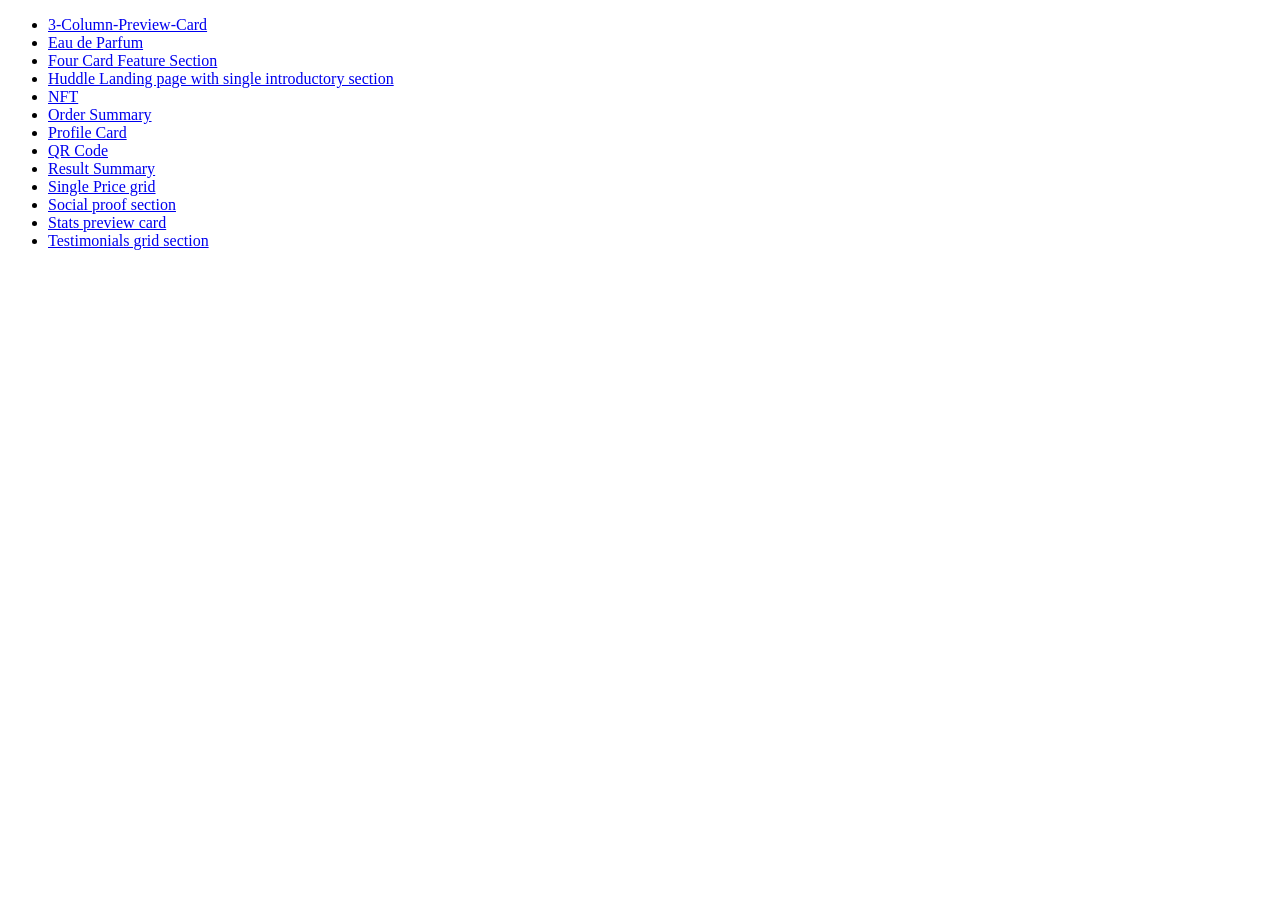
<file: index.html>
<!DOCTYPE html>
<html>
<head>
    <title>Linking HTML Files</title>
</head>
<body>
    <main>
        <ul>
            <li><a href="/HTML-CSS-projects/3-Column-Preview-Card/3-column-preview-card-component-main">3-Column-Preview-Card</a></li>
            <li><a href="/HTML-CSS-projects/Eau de Parfum/product-preview-card-component-main">Eau de Parfum</a></li>
            <li><a href="/HTML-CSS-projects/Four-Card-Feature-Section/four-card-feature-section-master">Four Card Feature Section</a></li>
            <li><a href="/HTML-CSS-projects/Huddle landing page with a single introductory section/huddle-landing-page-with-single-introductory-section-master">Huddle Landing page with single introductory section</a></li>
            <li><a href="/HTML-CSS-projects/NFT/nft-preview-card-component-main">NFT</a></li>
            <li><a href="/HTML-CSS-projects/Order Summary/order-summary-component-main">Order Summary</a></li>
            <li><a href="/HTML-CSS-projects/Profile-Card/profile-card-component-main">Profile Card</a></li>
            <li><a href="/HTML-CSS-projects/QR code/qr-code-component-main">QR Code</a></li>
            <li><a href="/HTML-CSS-projects/Result-Summary/results-summary-component-main">Result Summary</a></li>
            <li><a href="/HTML-CSS-projects/Single price grid/single-price-grid-component-master">Single Price grid</a></li>
            <li><a href="/HTML-CSS-projects/Social Proof Section/social-proof-section-master">Social proof section</a></li>
            <li><a href="/HTML-CSS-projects/Stats preview card component/stats-preview-card-component-main">Stats preview card</a></li>
            <li><a href="/HTML-CSS-projects/Testimonials-Grid-Section/testimonials-grid-section-main">Testimonials grid section</a></li>
        </ul>
    </main>
</body>
</html>
</file>
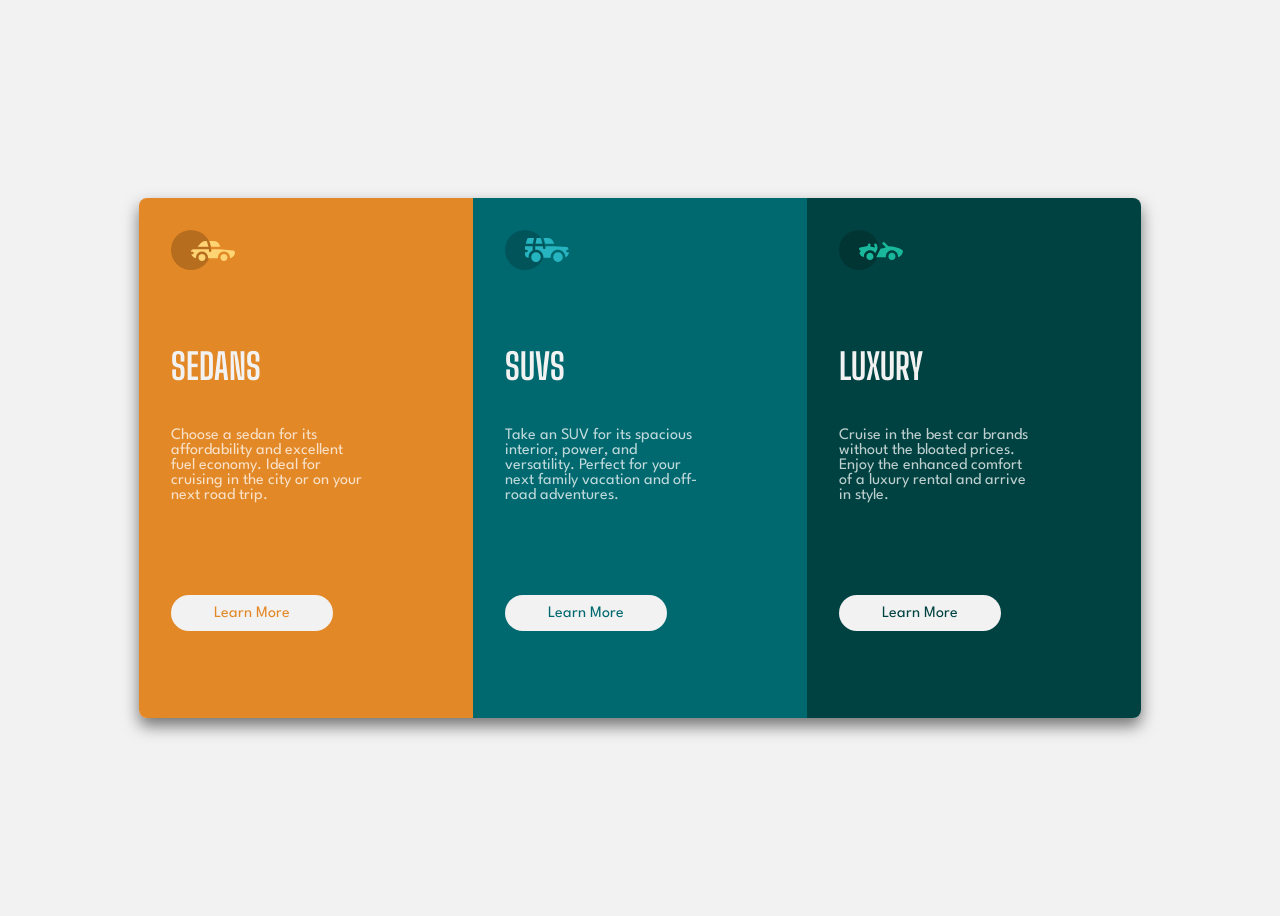
<file: 3-Column-Preview-Card/3-column-preview-card-component-main/index.html>
<!DOCTYPE html>
<html lang="en">
<head>
  <meta charset="UTF-8">
  <meta name="viewport" content="width=device-width, initial-scale=1.0"> <!-- displays site properly based on user's device -->

  <link rel="icon" type="image/png" sizes="32x32" href="./images/favicon-32x32.png">
  
  <title>Frontend Mentor | 3-column preview card component</title>

  <!-- Feel free to remove these styles or customise in your own stylesheet 👍 -->
  <style>
    .attribution { font-size: 11px; text-align: center; }
    .attribution a { color: hsl(228, 45%, 44%); }
  </style>
  <link rel="stylesheet" href="style.css">
</head>
<body>
  
  <main>
    <div class="container">
      <div class="card card-1">
        <div class="img">
          <svg width="64" height="40" xmlns="http://www.w3.org/2000/svg"><g fill="none" fill-rule="evenodd"><circle fill="#000" opacity=".201" cx="20" cy="20" r="20"/><path d="M52.936 24.11c1.942 0 3.517 1.542 3.517 3.445 0 1.903-1.575 3.445-3.517 3.445s-3.516-1.542-3.516-3.445c0-1.903 1.574-3.445 3.516-3.445zm-21.957 0c1.942 0 3.517 1.542 3.517 3.445 0 1.903-1.575 3.445-3.517 3.445s-3.516-1.542-3.516-3.445c0-1.903 1.574-3.445 3.516-3.445zm6.948-4.848v1.429c0 .716.61 1.293 1.348 1.259a1.295 1.295 0 001.225-1.295v-1.393h8.256l13.483 1.313c.956.093 1.676.881 1.676 1.814 0 2.89-2.126 5.303-4.926 5.819.397-3.557-2.458-6.62-6.053-6.62-3.646 0-6.504 3.14-6.039 6.723h-9.879c.466-3.588-2.397-6.722-6.039-6.722-3.595 0-6.45 3.062-6.052 6.62-2.14-.398-3.916-1.912-4.61-3.931h1.142c.731 0 1.32-.598 1.285-1.322-.033-.678-.629-1.2-1.322-1.2H20v-.251c0-1.274 1.066-2.243 2.306-2.243h15.62zM42.59 11c2.645 0 4.99 1.556 5.972 3.963l.726 1.779H40.17L38.413 11h4.178zm-6.865 0l1.758 5.741H26.505l3.357-3.654A6.502 6.502 0 0134.644 11h1.082z" fill="#FFD473" fill-rule="nonzero"/></g></svg>
        </div>
        <div class="title">
          <h1>SEDANS</h1>
        </div>
        <div class="desc">
          <p>Choose a sedan for its affordability and excellent fuel economy. Ideal for cruising in the city 
            or on your next road trip.</p>
        </div>
        <div class="button"><button>Learn More</button></div>
      </div>
      <div class="card card-2">
        <div class="img">
          <svg width="64" height="40" xmlns="http://www.w3.org/2000/svg"><g fill="none" fill-rule="evenodd"><circle fill="#000" opacity=".201" cx="20" cy="20" r="20"/><path d="M31.002 22.358c2.917 0 5.18 2.593 4.762 5.506a4.828 4.828 0 01-2.962 3.778 4.797 4.797 0 01-5.3-1.165c-1.188-1.26-1.235-2.613-1.263-2.613-.42-2.924 1.857-5.506 4.763-5.506zm22 0c3.457 0 5.798 3.567 4.41 6.744A4.816 4.816 0 0152.3 31.94a4.826 4.826 0 01-4.06-4.077c-.42-2.915 1.846-5.506 4.762-5.506zm-15.04-6.083v1.462a1.29 1.29 0 001.352 1.29c.693-.033 1.227-.631 1.227-1.326v-1.426h8.3l13.056.716a1.29 1.29 0 011.164.917c.27.895.446 1.477.563 1.87h-1.047c-.694 0-1.291.534-1.324 1.228a1.29 1.29 0 001.288 1.352h1.445c-.164 2.225-1.57 4.193-3.6 5.05.13-4.212-3.255-7.63-7.384-7.63-4.317 0-7.762 3.718-7.358 8.086h-7.285c.43-4.655-3.503-8.531-8.131-8.046v-3.543h7.734zm-10.312 0v4.308a7.4 7.4 0 00-4.006 7.274 3.874 3.874 0 01-3.642-3.864v-1.635h1.46a1.29 1.29 0 000-2.58h-1.461v-3.213l.003-.29h7.646zm14.986-8.196c2.65 0 5 1.592 5.984 4.055l.63 1.579a5.525 5.525 0 01-.065-.004l-.026-.002-.034-.002-.022-.002a4.178 4.178 0 00-.224-.006l-.098-.001h-.039l-.136-.001h-.052l-.326-.001H40.211L38.528 8.08zm-13.632 0l-1.122 5.616h-7.144l1.47-4.71a1.29 1.29 0 011.231-.906h5.565zm6.832 0l1.683 5.615h-7.007l1.121-5.615h4.203z" fill="#26B5C0" fill-rule="nonzero"/></g></svg>
        </div>
        <div class="title">
          <h1>SUVS</h1>
        </div>
        <div class="desc">
          <p>Take an SUV for its spacious interior, power, and versatility. Perfect for your next family vacation 
            and off-road adventures.</p>
        </div>
        <div class="button"><button>Learn More</button></div>
      </div>
      <div class="card card-3">
        <div class="img">
          <svg width="64" height="40" xmlns="http://www.w3.org/2000/svg"><g fill="none" fill-rule="evenodd"><circle fill="#000" opacity=".201" cx="20" cy="20" r="20"/><path d="M30.98 22.835c1.941 0 3.516 1.604 3.516 3.583 0 1.978-1.575 3.582-3.517 3.582s-3.516-1.604-3.516-3.582c0-1.979 1.574-3.583 3.516-3.583zm21.956 0c1.942 0 3.517 1.604 3.517 3.583 0 1.978-1.575 3.582-3.517 3.582s-3.516-1.604-3.516-3.582c0-1.979 1.574-3.583 3.516-3.583zm-9.143-10.45a1.27 1.27 0 011.819 0l3.715 3.784c4.444-.115 9.7 1.142 13.964 3.753.387.237.624.664.624 1.124 0 3.006-2.126 5.514-4.926 6.05.397-3.698-2.458-6.882-6.053-6.882-3.646 0-6.504 3.264-6.039 6.99h-9.669c.76-1.544.993-2.026 1.337-2.711l.082-.162c.421-.835 1.056-2.07 2.883-5.65 1.68-.023 3.47-.408 5.247-1.403l-2.984-3.04a1.328 1.328 0 010-1.854zm-7.68 1.064c.683-.2 1.395.202 1.592.898l.749 2.652a3.46 3.46 0 01-.247 2.51l-1.733 3.395-.216.424c-1.07-1.89-3.06-3.114-5.279-3.114-3.595 0-6.45 3.184-6.052 6.885-1.832-.347-3.414-1.537-4.278-3.276a1.331 1.331 0 01.117-1.376l.955-1.303-1.325-1.295c-.751-.735-.376-2.024.64-2.231l6.614-1.346.13-.026c.092-.019.145-.03.157-.031.314-.146 1.07-.591 1.07-1.506 0-.734.592-1.327 1.316-1.31.712.016 1.268.662 1.256 1.388a4.11 4.11 0 01-.348 1.611 22.69 22.69 0 014.7 1.146l-.7-2.473a1.314 1.314 0 01.882-1.622z" fill="#19B89D" fill-rule="nonzero"/></g></svg>
        </div>
        <div class="title">
          <h1>LUXURY</h1>
        </div>
        <div class="desc">
          <p>Cruise in the best car brands without the bloated prices. Enjoy the enhanced comfort of a luxury 
            rental and arrive in style.</p>
        </div>
        <div class="button"><button>Learn More</button></div>
      </div>
    </div>
  </main>

  <div class="attribution">
    Challenge by <a href="https://www.frontendmentor.io?ref=challenge" target="_blank">Frontend Mentor</a>. 
    Coded by <a href="#">Malek Miled</a>.
  </div>
</body>
</html>
</file>
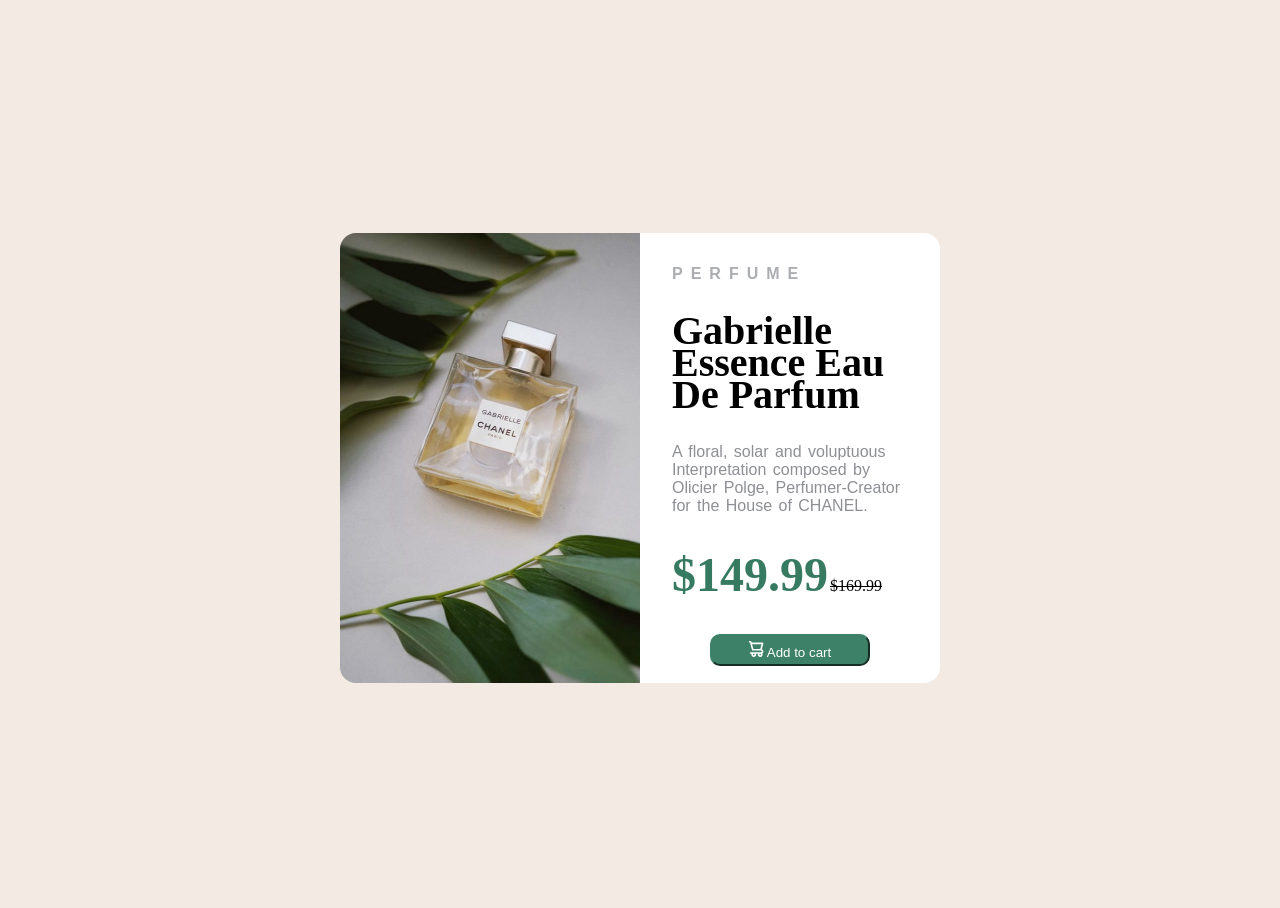
<file: Eau de Parfum/product-preview-card-component-main/index.html>
<!DOCTYPE html>
<html lang="en">
<head>
  <meta charset="UTF-8">
  <meta name="viewport" content="width=device-width, initial-scale=1.0"> <!-- displays site properly based on user's device -->

  <link rel="icon" type="image/png" sizes="32x32" href="./images/favicon-32x32.png">
  <link rel="stylesheet" href="style.css">
  
  <title>Frontend Mentor | Product preview card component</title>

  <!-- Feel free to remove these styles or customise in your own stylesheet 👍 -->
  <style>
    .attribution { font-size: 11px; text-align: center; }
    .attribution a { color: hsl(228, 45%, 44%); }
  </style>
</head>
<body>
  
  <div class="page">
    <div class="container">
      <img alt="Product image" class="product">
      <div class="desc">
        <h2>Perfume</h2>
        <h1>Gabrielle essence eau de parfum</h1>
        <p>
          A floral, solar and voluptuous Interpretation composed by Olicier Polge,
          Perfumer-Creator for the House of CHANEL.
        </p>
        <p class="price">$149.99<span>$169.99</span></p>
        <button><img src="images/icon-cart.svg" alt="Cart"> Add to cart</button>
      </div>
    </div>
  </div>
 
  <div class="attribution">
    Challenge by <a href="https://www.frontendmentor.io?ref=challenge" target="_blank">Frontend Mentor</a>. 
    Coded by <a href="#">Your Name Here</a>.
  </div>
</body>
</html>
</file>
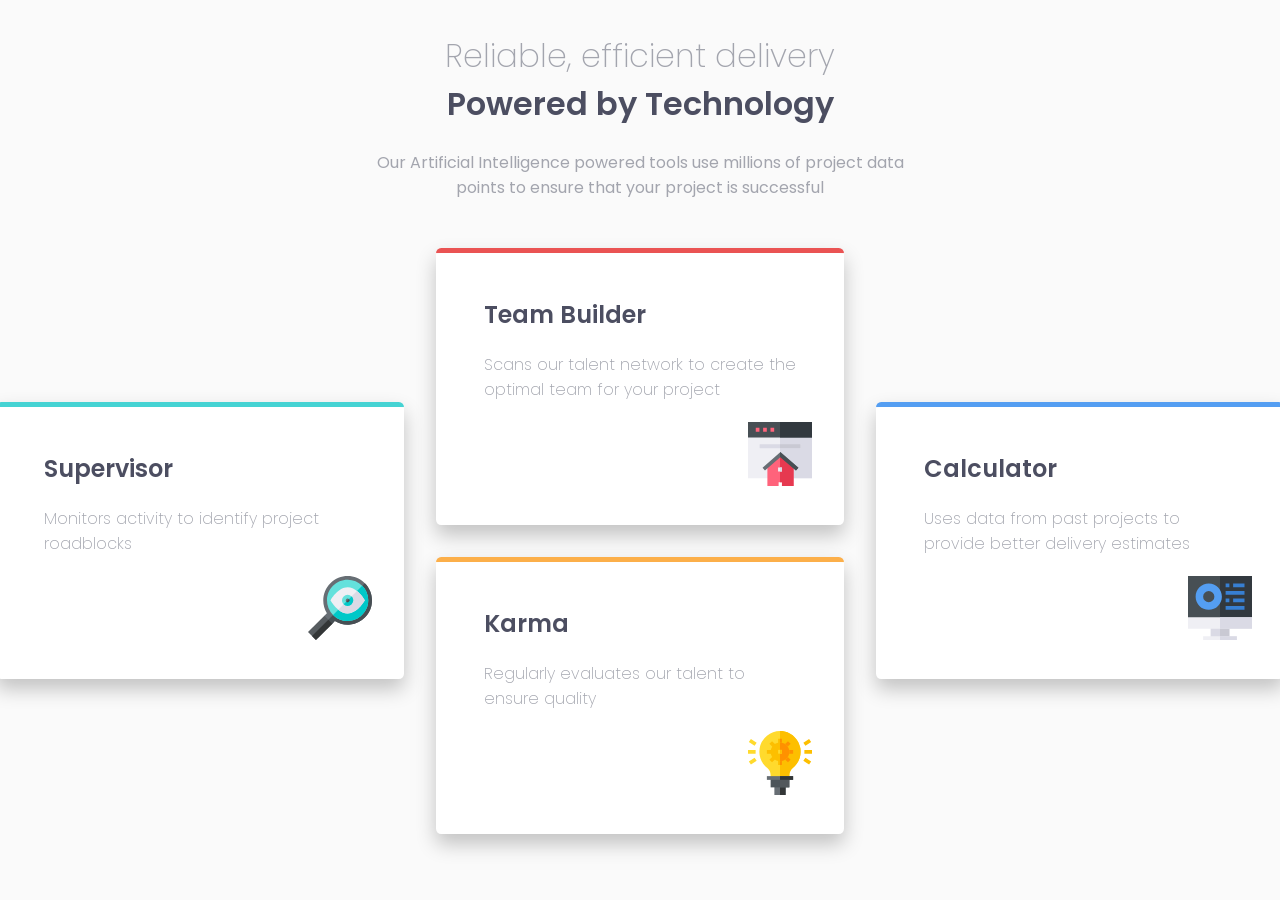
<file: Four-Card-Feature-Section/four-card-feature-section-master/index.html>
<!DOCTYPE html>
<html lang="en">
<head>
  <meta charset="UTF-8">
  <meta name="viewport" content="width=device-width, initial-scale=1.0"> <!-- displays site properly based on user's device -->

  <link rel="icon" type="image/png" sizes="32x32" href="./images/favicon-32x32.png">
  
  <title>Frontend Mentor | Four card feature section</title>

  <!-- Feel free to remove these styles or customise in your own stylesheet 👍 -->
  <style>
    .attribution { font-size: 11px; text-align: center; }
    .attribution a { color: hsl(228, 45%, 44%); }
  </style>
  <link rel="stylesheet" href="style.css">
</head>
<body>
  
  <main>
    <div class="page">
      <div class="title">
        <h2>Reliable, efficient delivery</h2>
        <h1>Powered by Technology</h1>
        <h3>Our Artificial Intelligence powered tools use millions of project data points 
          to ensure that your project is successful</h3>
      </div>
      <div class="cards">
        <div class="card card-1">
          <div class="card-title">
            <h2>Supervisor</h2>
          </div>
          <div class="desc">
            <p>Monitors activity to identify project roadblocks</p>
          </div>
          <div class="img">
            <svg xmlns="http://www.w3.org/2000/svg" width="64" height="64"><g fill="none"><path fill="#676E74" d="M56.842 7.158c-9.526-9.563-24.902-9.525-34.428 0-8.025 8.026-9.45 20.44-3.525 30.003l-2.513 2.55-1.356 6.144 4.214 4.214 5.093-2.408 2.512-2.55a24.254 24.254 0 0030.003-3.525c9.563-9.526 9.525-24.902 0-34.428z"/><path fill="#474F54" d="M24.327 47.661l2.512-2.55a24.254 24.254 0 0030.003-3.525c9.563-9.526 9.525-24.902 0-34.428l-40.26 40.26 2.652 2.651 5.093-2.408z"/><path fill="#64E1DC" d="M54.213 9.787a20.56 20.56 0 00-14.585-6.041C28.236 3.746 19 12.98 19 24.372a20.564 20.564 0 006.041 14.586 20.564 20.564 0 0014.586 6.04c11.392 0 20.626-9.234 20.626-20.626a20.56 20.56 0 00-6.041-14.585z"/><path fill="#00C8C8" d="M60.254 24.372a20.56 20.56 0 00-6.041-14.585l-29.17 29.17A20.564 20.564 0 0039.627 45c11.392 0 20.626-9.235 20.626-20.627z"/><path fill="#EFEFF4" d="M56.239 23.41c-.184-.307-2.98-4.914-7.281-8.368-2.63-2.113-5.822-3.796-9.33-3.796-9.242 0-16.314 11.669-16.61 12.165l-.576.961.575.961c.184.309 2.98 4.916 7.28 8.37 2.631 2.112 5.823 3.795 9.33 3.795 9.243 0 16.315-11.668 16.612-12.165l.574-.96-.574-.962z"/><path fill="#DADAE5" d="M56.239 25.333l.574-.96-.574-.962c-.184-.308-2.98-4.915-7.281-8.369l-18.66 18.66c2.63 2.113 5.822 3.796 9.33 3.796 9.242 0 16.314-11.668 16.61-12.165z"/><path fill="#64E1DC" d="M43.604 20.396a5.607 5.607 0 00-3.976-1.65 5.632 5.632 0 00-5.626 5.626c0 1.551.631 2.958 1.65 3.976a5.609 5.609 0 003.976 1.65 5.632 5.632 0 005.625-5.626c0-1.55-.63-2.957-1.649-3.976z"/><path fill="#00C8C8" d="M45.253 24.372c0-1.55-.63-2.957-1.649-3.976l-7.952 7.952a5.608 5.608 0 003.976 1.65 5.632 5.632 0 005.625-5.626z"/><path fill="#676E74" d="M40.954 23.046a1.876 1.876 0 10-1.326 3.2 1.876 1.876 0 001.326-3.2z"/><path fill="#474F54" d="M41.503 24.372c0-.517-.21-.986-.55-1.326l-2.65 2.652a1.876 1.876 0 003.2-1.326z"/><path fill="#575C60" d="M20.333 43.667l-3.957-3.957L0 56.049l3.975 3.976L7.951 64l16.376-16.339z"/><path fill="#333637" d="M24.327 47.661l-3.994-3.994L3.975 60.025 7.951 64z"/></g></svg>
          </div>
        </div>
        <div class="card card-2">
          <div class="card-title">
            <h2>Team Builder</h2>
          </div>
          <div class="desc">
            <p>Scans our talent network to create the optimal team for your project</p>
          </div>
          <div class="img">
            <svg xmlns="http://www.w3.org/2000/svg" width="64" height="64"><g fill="none"><path fill="#EFEFF4" d="M64 14.454v41.788H0V14.454l3.75-3.787h56.5z"/><path fill="#DADAE5" d="M64 14.454v41.788H32V10.667h28.25z"/><path fill="#474F54" d="M0 0h64v15.515H0z"/><path fill="#32393F" d="M32 0h32v15.515H32z"/><g fill="#FF637B"><path d="M7.758 5.818h3.685v3.879H7.758zM15.128 5.818h3.685v3.879h-3.685zM22.497 5.818h3.685v3.879h-3.685z"/></g><path fill="#FF637B" d="M45.576 42.245V64H34.355v-3.71h-3.74V64H19.394V42.245l11.37-9.275h3.105z"/><path fill="#DADAE5" d="M11.636 22.303h41.697v3.879H11.636z"/><path fill="#C9C9D3" d="M32 22.303h20.364v3.879H32z"/><path fill="#E63950" d="M45.576 42.245V64H33.939v-3.71H32V32.97h1.435z"/><path fill="#EFEFF4" d="M30.061 45.576h3.878v3.879h-3.878z"/><path fill="#DADAE5" d="M32 45.576h1.939v3.879H32z"/><path fill="#676E74" d="M50.424 45.779l-2.452 2.706-15.487-13.526-15.488 13.526-2.452-2.706 17.94-15.718z"/><path fill="#474F54" d="M32 30.061l18.424 15.718-2.518 2.706L32 34.959z"/></g></svg>
          </div>
        </div>
        <div class="card card-3">
          <div class="card-title">
            <h2>Karma</h2>
          </div>
          <div class="desc">
            <p>Regularly evaluates our talent to ensure quality</p>
          </div>
          <div class="img">
            <svg xmlns="http://www.w3.org/2000/svg" width="64" height="64"><g fill="none"><path fill="#676E74" d="M26.375 52.625h11.25V64h-11.25z"/><path fill="#333637" d="M32 52.625h5.625V64H32z"/><path fill="#4C545A" d="M22.625 47h18.75v9.375h-18.75z"/><path fill="#52585C" d="M32 47h9.375v9.375H32z"/><path fill="#FFDA2D" d="M45.012 36.725c-2.325 1.913-3.637 4.612-3.637 7.425V47h-18.75v-2.85c0-2.85-1.238-5.512-3.3-7.125-5.062-3.938-7.95-9.862-7.95-16.275a20.585 20.585 0 017.613-16.013C22.7 1.737 27.238 0 32 0c1.462 0 2.962.15 4.425.45 8.1 1.688 14.475 8.45 15.9 16.663 1.275 7.5-1.425 14.85-7.313 19.612z"/><path fill="#FDBF00" d="M45.012 36.725c-2.325 1.913-3.637 4.612-3.637 7.425V47H32V0c1.462 0 2.962.15 4.425.45 8.1 1.688 14.475 8.45 15.9 16.663 1.275 7.5-1.425 14.85-7.313 19.612z"/><path fill="#676E74" d="M18.875 45.125h26.25v3.75h-26.25z"/><path fill="#FF9100" d="M39.956 10.143l2.651 2.651-3.979 3.978-2.651-2.651z"/><path fill="#FDBF00" d="M25.372 24.727l2.651 2.651-3.979 3.979-2.651-2.651zM30.125 28.25h3.75v5.625h-3.75z"/><path fill="#FF9100" d="M38.628 24.727l3.979 3.979-2.651 2.651-3.979-3.979zM39.5 18.875h5.625v3.75H39.5z"/><path fill="#FDBF00" d="M24.044 10.143l3.979 3.979-2.651 2.65-3.979-3.978zM18.875 18.875H24.5v3.75h-5.625zM30.125 7.625h3.75v5.625h-3.75z"/><g fill="#FFDA2D"><path d="M0 18.875h7.625v3.75H0zM6.585 14.81l-5.75-3.75 2.08-3.12 5.75 3.75zM2.915 33.56l-2.08-3.12 5.75-3.75 2.08 3.12z"/></g><path fill="#FDBF00" d="M56.375 18.875H64v3.75h-7.625zM61.085 33.56l-5.75-3.75 2.08-3.12 5.75 3.75zM57.415 14.81l-2.08-3.12 5.75-3.75 2.08 3.12z"/><path fill="#FF9100" d="M32 7.625h1.875v5.625H32zM32 28.25h1.875v5.625H32z"/><path fill="#333637" d="M32 45.125h13.125v3.75H32z"/><path fill="#FDBF00" d="M32 11.375c-5.175 0-9.375 4.2-9.375 9.375s4.2 9.375 9.375 9.375 9.375-4.2 9.375-9.375-4.2-9.375-9.375-9.375z"/><path fill="#FF9100" d="M32 30.125v-18.75c5.175 0 9.375 4.2 9.375 9.375s-4.2 9.375-9.375 9.375z"/><path fill="#FFDA2D" d="M30.125 18.875h3.75v3.75h-3.75z"/><path fill="#FDBF00" d="M32 18.875h1.875v3.75H32z"/></g></svg>
          </div>
        </div>
        <div class="card card-4">
          <div class="card-title">
            <h2>Calculator</h2>
          </div>
          <div class="desc">
            <p>Uses data from past projects to provide better delivery estimates</p>
          </div>
          <div class="img">
            <svg xmlns="http://www.w3.org/2000/svg" width="64" height="64"><g fill="none"><path fill="#474F54" d="M64 0v41.25l-3.75 3.875H3.75L0 41.25V0z"/><path fill="#32393F" d="M64 0v41.25l-3.75 3.875H32V0z"/><path fill="#DADAE5" d="M22.625 50.875h18.75v11.25h-18.75z"/><path fill="#C9C9D3" d="M32 50.875h9.375v11.25H32z"/><path fill="#EFEFF4" d="M0 41.25h64v11.5H0z"/><path fill="#DADAE5" d="M32 41.25h32v11.5H32z"/><path fill="#EFEFF4" d="M15.125 60.25h33.75V64h-33.75z"/><path fill="#DADAE5" d="M32 60.25h16.875V64H32z"/><path fill="#549EF2" d="M20.75 7.5c-7.236 0-13.125 5.889-13.125 13.125S13.514 33.75 20.75 33.75s13.125-5.889 13.125-13.125S27.986 7.5 20.75 7.5zm0 18.75a5.631 5.631 0 01-5.625-5.625A5.631 5.631 0 0120.75 15a5.631 5.631 0 015.625 5.625 5.631 5.631 0 01-5.625 5.625z"/><g fill="#377FD2"><path d="M45.125 7.5H56.5v3.75H45.125zM37.625 7.5h3.75v3.75h-3.75zM45.125 22.5H56.5v3.75H45.125zM37.625 22.5h3.75v3.75h-3.75zM37.625 15H56.5v3.75H37.625zM37.625 30H56.5v3.75H37.625z"/></g></g></svg>
          </div>
        </div>
      </div>
    </div>
  </main>
    
  <footer>
    <p class="attribution">
      Challenge by <a href="https://www.frontendmentor.io?ref=challenge" target="_blank">Frontend Mentor</a>. 
      Coded by <a href="#">Malek Miled</a>.
    </p>
  </footer>
</body>
</html>
</file>
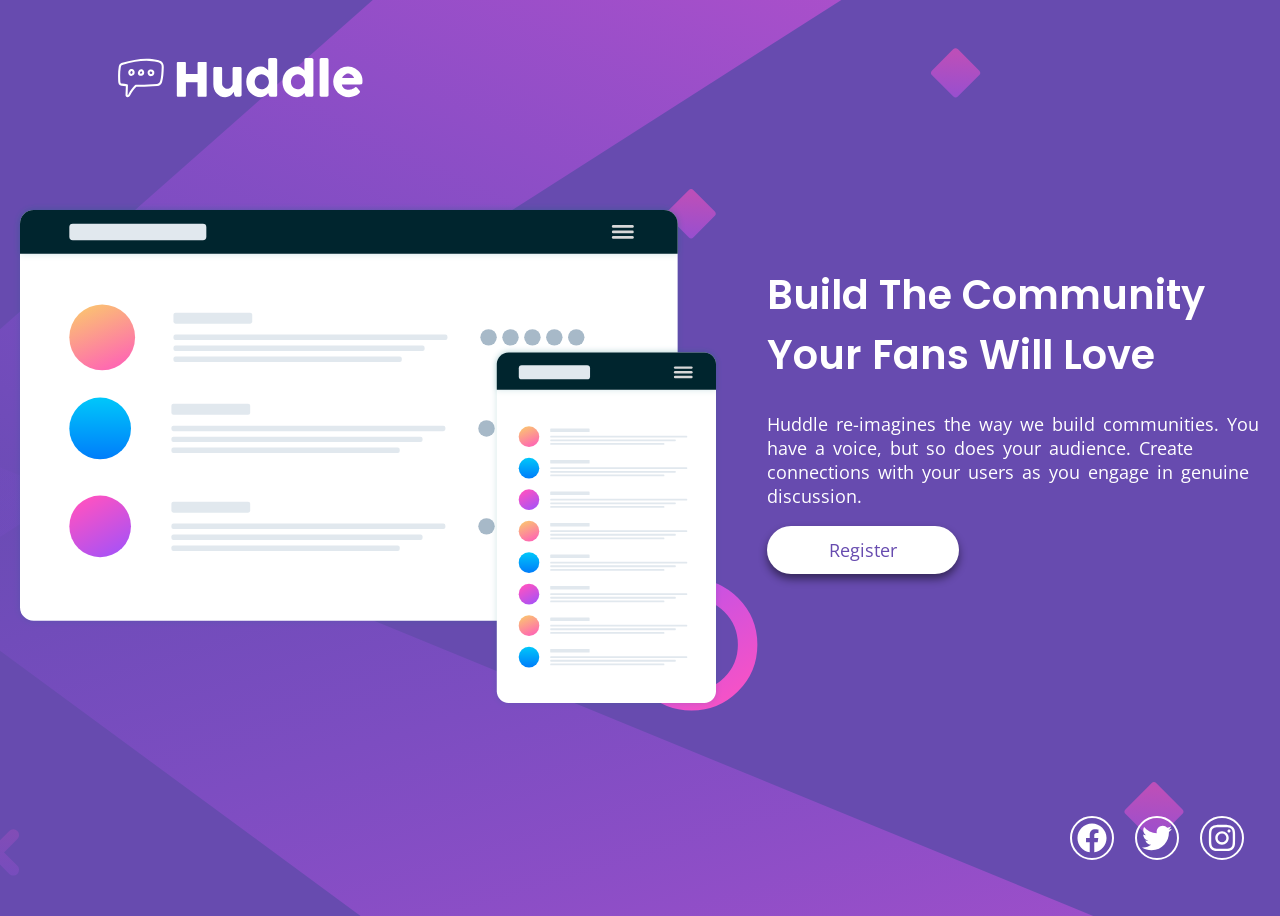
<file: Huddle landing page with a single introductory section/huddle-landing-page-with-single-introductory-section-master/index.html>
<!DOCTYPE html>
<html lang="en">
<head>
  <meta charset="UTF-8">
  <meta name="viewport" content="width=device-width, initial-scale=1.0"> <!-- displays site properly based on user's device -->

  <link rel="icon" type="image/png" sizes="32x32" href="./images/favicon-32x32.png">
  
  <title>Frontend Mentor | Huddle landing page with single introductory section</title>

  <!-- Feel free to remove these styles or customise in your own stylesheet 👍 -->
  <style>
    .attribution { font-size: 11px; text-align: center; }
    .attribution a { color: hsl(228, 45%, 44%); }
  </style>
  <link rel="stylesheet" href="style.css">
</head>
<body>


  <main>
    <div class="card">
      <div class="logo">
        <svg xmlns="http://www.w3.org/2000/svg" width="264" height="49pt" viewBox="0 0 198 49"><g fill="#fff"><path d="M31.184 10.285c-5.91-.004-12.075 1.328-18.301 3.055-.79.16-1.563.676-1.969 1.316-.375.602-.512 1.207-.629 1.844-.605 3.387-.531 6.715-.406 10.398.027.844.156 1.848.547 2.454.414.613 1.117 1.003 1.96 1.132 1.083.164 2.16.29 3.239.403l-.238 6.656c-.04.527.222.969.543 1.223.289.218.61.316.937.34.656.05 1.43-.235 1.813-.961 1.68-3.235 2.734-4.66 4.832-6.81 5.48.138 10.261-.167 15.672-.57 1.914-.046 3.23-1.613 3.578-2.863 1.035-3.238 1.199-7.234 1.308-11.277.047-1.602-.508-3.172-1.492-4.004-.937-.758-2.066-1.031-3.105-1.312-2.883-.653-5.766-1.004-8.29-1.024zm7.875 2.531c1.039.282 1.957.555 2.53 1.024.966 1.023.934 1.707.923 2.812-.11 3.918-.297 7.723-1.184 10.606-.383 1.074-1.043 1.84-2.3 1.953-5.516.41-10.301.727-15.844.566a.792.792 0 0 0-.582.23c-2.329 2.352-3.52 3.99-5.297 7.407-.04.078-.13.125-.242.133-.07-.004-.102-.063-.106-.113l.238-7.22a.804.804 0 0 0-.695-.8 73.176 73.176 0 0 1-3.871-.477c-.555-.082-.758-.234-.91-.46-.266-.633-.262-1.024-.281-1.63-.126-3.656-.184-6.847.374-10.023.055-.472.231-.953.418-1.351.31-.485.782-.555 1.258-.688 6.086-1.68 12.04-2.937 17.649-2.941 2.75.097 5.633.375 7.922.972zm-21.024 6.192c-.84 1.004-.758 2.367-.11 3.281.34.48.868.863 1.509.95.836.07 1.367-.27 1.937-.657 1.035-.898 1.14-2.469.352-3.605a2.184 2.184 0 0 0-1.696-.946c-.898.008-1.507.407-1.992.977zm9.07-.82c-.835.027-1.511.605-1.925 1.23-.47.71-.746 1.605-.364 2.484.735 1.684 3.274 1.664 4.286-.05.464-.79.347-1.688 0-2.336-.348-.653-.872-1.184-1.633-1.305a1.934 1.934 0 0 0-.364-.023zm7.364.156a2.895 2.895 0 0 0-.778.086c-1.004.27-1.859 1.304-1.73 2.629.066.668.371 1.32.926 1.765.554.45 1.355.649 2.203.477.972-.2 1.578-.985 1.777-1.742.203-.758.153-1.528-.316-2.153a2.655 2.655 0 0 0-2.082-1.062zM19.96 19.586c.184.004.332.062.484.281.34.492.246 1.235-.097 1.535-.34.297-.555.325-.707.305-.149-.023-.301-.125-.438-.316-.258-.368-.336-.961.008-1.387.18-.242.516-.395.75-.418zm7.254.172c.027.004.355.195.512.488.156.293.183.563.035.813-.442.75-1.38.546-1.52.222-.055-.125-.015-.625.242-1.011.258-.391.578-.536.73-.512zm8.082.57c.047.067.164.492.074.828-.09.34-.238.547-.598.621-.46.098-.718 0-.914-.156-.191-.156-.324-.422-.351-.707-.07-.703.183-.867.586-.973.465-.117.992.086 1.203.387zm0 0M53.867 13.434a.892.892 0 0 1 .219-.536.665.665 0 0 1 .535-.238h5.223c.176 0 .36.074.547.219a.68.68 0 0 1 .28.555v8.336h8.74v-8.336a.768.768 0 0 1 .793-.773h5.151c.235 0 .438.058.614.175.176.117.265.305.265.562V38c0 .258-.078.45-.23.578-.152.129-.352.195-.598.195h-5.203a.845.845 0 0 1-.574-.195c-.145-.129-.219-.32-.219-.578v-9.988h-8.738V38c0 .246-.078.438-.238.57-.157.137-.371.203-.641.203h-5.172c-.492 0-.742-.23-.754-.687zm48.11 25.039a1.1 1.1 0 0 1-.485.246 2.422 2.422 0 0 1-.484.054h-2.656c-.211 0-.391-.039-.543-.113a1.197 1.197 0 0 1-.387-.308 1.842 1.842 0 0 1-.266-.442 3.71 3.71 0 0 1-.176-.508l-.543-2.25c-.175.364-.433.774-.765 1.239a6.65 6.65 0 0 1-1.274 1.3 7.077 7.077 0 0 1-1.847 1.02c-.715.277-1.535.414-2.461.414-1.336 0-2.55-.258-3.64-.773a8.372 8.372 0 0 1-2.79-2.11c-.765-.89-1.36-1.933-1.781-3.12a11.327 11.327 0 0 1-.633-3.81V17.797c0-.445.094-.785.29-1.012.19-.23.5-.344.921-.344h4.063c.503 0 .847.086 1.039.254.187.172.28.5.28.996v11.446c0 .504.114.98.34 1.433a4.282 4.282 0 0 0 2.18 2.012c.477.2.961.3 1.454.3.421 0 .859-.1 1.308-.3.453-.2.867-.465 1.25-.797.379-.336.695-.73.942-1.18.246-.453.367-.93.367-1.433v-11.43c0-.199.039-.398.113-.597a.963.963 0 0 1 .344-.457c.152-.094.297-.16.43-.196.136-.035.292-.05.468-.05h3.973c.504 0 .867.12 1.09.367.222.246.336.578.336.988v19.676c0 .222-.051.425-.153.613a1.091 1.091 0 0 1-.41.441zm20.414-2.426c-.317.316-.668.656-1.047 1.02-.383.363-.801.703-1.258 1.019-.457.316-.95.578-1.477.785a4.714 4.714 0 0 1-1.707.305c-1.593 0-3.062-.297-4.402-.895a10.537 10.537 0 0 1-3.465-2.453c-.969-1.039-1.722-2.262-2.27-3.668-.542-1.406-.816-2.918-.816-4.535 0-1.629.274-3.145.817-4.547.546-1.398 1.3-2.617 2.27-3.656a10.403 10.403 0 0 1 3.464-2.445c1.34-.59 2.809-.887 4.402-.887a5.32 5.32 0 0 1 1.77.281 6.49 6.49 0 0 1 1.457.719c.441.297.844.625 1.215.996.367.367.719.73 1.047 1.082v-8.04c0-.374.113-.69.34-.948.23-.258.574-.387 1.03-.387h3.958c.152 0 .312.035.48.098.172.066.328.156.469.273.14.117.254.258.34.422.09.164.133.344.133.543v26.289c0 .902-.473 1.355-1.422 1.355h-3.45c-.234 0-.414-.03-.542-.09a.826.826 0 0 1-.325-.253 1.64 1.64 0 0 1-.238-.422c-.07-.168-.16-.367-.266-.59zm-10.114-8.422c0 .773.121 1.496.364 2.172a5.142 5.142 0 0 0 1.027 1.75c.445.492.98.883 1.61 1.168.624.289 1.32.43 2.081.43.75 0 1.457-.133 2.121-.403.66-.27 1.239-.64 1.73-1.117a5.616 5.616 0 0 0 1.188-1.68 5.541 5.541 0 0 0 .5-2.074v-.246c0-.75-.14-1.465-.421-2.145a5.712 5.712 0 0 0-1.168-1.793 5.555 5.555 0 0 0-1.758-1.222 5.326 5.326 0 0 0-2.192-.45c-.761 0-1.457.15-2.082.45a4.827 4.827 0 0 0-1.609 1.223 5.497 5.497 0 0 0-1.027 1.792 6.341 6.341 0 0 0-.364 2.145zm37.278 8.422c-.317.316-.664.656-1.047 1.02-.38.363-.797.703-1.254 1.019-.457.316-.95.578-1.48.785a4.693 4.693 0 0 1-1.704.305c-1.593 0-3.062-.297-4.406-.895a10.561 10.561 0 0 1-3.46-2.453c-.97-1.039-1.727-2.262-2.27-3.668-.547-1.406-.817-2.918-.817-4.535 0-1.629.27-3.145.817-4.547a11.299 11.299 0 0 1 2.27-3.656 10.427 10.427 0 0 1 3.46-2.445c1.344-.59 2.813-.887 4.406-.887.645 0 1.235.094 1.766.281a6.52 6.52 0 0 1 1.46.719c.438.297.845.625 1.212.996.37.367.719.73 1.047 1.082v-8.04c0-.374.117-.69.343-.948.23-.258.57-.387 1.028-.387h3.957c.152 0 .312.035.484.098.168.066.324.156.465.273.14.117.258.258.344.422.09.164.133.344.133.543v26.289c0 .902-.477 1.355-1.426 1.355h-3.446c-.234 0-.417-.03-.546-.09a.855.855 0 0 1-.325-.253 1.764 1.764 0 0 1-.238-.422c-.07-.168-.156-.367-.262-.59zm-10.11-8.422c0 .773.121 1.496.36 2.172a5.214 5.214 0 0 0 1.03 1.75c.446.492.981.883 1.606 1.168.63.289 1.325.43 2.086.43a5.55 5.55 0 0 0 2.118-.403 5.36 5.36 0 0 0 1.734-1.117 5.616 5.616 0 0 0 1.187-1.68 5.541 5.541 0 0 0 .5-2.074v-.246a5.656 5.656 0 0 0-1.594-3.938 5.468 5.468 0 0 0-1.757-1.222 5.295 5.295 0 0 0-2.188-.45c-.761 0-1.457.15-2.086.45a4.851 4.851 0 0 0-1.605 1.223 5.577 5.577 0 0 0-1.031 1.792 6.436 6.436 0 0 0-.36 2.145zm21.54-16.477c0-.375.093-.691.28-.949.188-.258.512-.386.97-.386h4.308c.117 0 .238.03.367.097.13.063.25.152.36.27.113.117.207.258.28.422.079.164.118.347.118.546v26.27c0 .445-.129.785-.379 1.012-.254.23-.578.343-.976.343h-4.079c-.457 0-.78-.113-.968-.343-.188-.227-.282-.567-.282-1.012zm29.609 24.954a11.67 11.67 0 0 1-3.48 2.222c-1.29.535-2.657.801-4.098.801-1.606 0-3.121-.293-4.551-.879a11.8 11.8 0 0 1-3.766-2.437 11.656 11.656 0 0 1-2.566-3.664c-.633-1.407-.95-2.938-.95-4.59 0-1.032.126-2.032.38-3 .25-.965.609-1.871 1.07-2.715a11.743 11.743 0 0 1 1.687-2.332 10.792 10.792 0 0 1 4.899-2.996c.96-.282 1.976-.422 3.043-.422.972 0 1.914.129 2.832.387a11.04 11.04 0 0 1 4.781 2.777 11.35 11.35 0 0 1 1.723 2.156c.48.777.851 1.61 1.117 2.496.262.883.394 1.797.394 2.735 0 .609-.007 1.105-.027 1.492-.016.387-.105.695-.27.926-.164.226-.437.386-.82.472-.379.09-.941.133-1.68.133h-12.66c.118.75.356 1.379.715 1.883.356.504.77.906 1.238 1.203.47.3.97.512 1.497.64a6.294 6.294 0 0 0 1.492.196c.422 0 .855-.043 1.3-.133a8.748 8.748 0 0 0 1.293-.351 7.331 7.331 0 0 0 1.145-.508c.344-.196.625-.399.836-.61.187-.152.348-.265.48-.34a.86.86 0 0 1 .434-.117c.152 0 .309.055.465.16.16.106.336.258.535.458l1.863 2.109c.13.152.211.289.246.414.036.121.055.25.055.379a.977.977 0 0 1-.195.605c-.13.168-.281.32-.457.45zm-8.457-14.649c-.457 0-.899.09-1.328.274-.426.18-.829.421-1.204.726a6.37 6.37 0 0 0-1.011 1.04 6.486 6.486 0 0 0-.73 1.179h8.988a10.599 10.599 0 0 0-.801-1.266 5.564 5.564 0 0 0-.985-1.023 4.295 4.295 0 0 0-1.265-.684c-.477-.164-1.031-.246-1.664-.246zm0 0"/></g></svg>
      </div>
      <div class="mockups">
        <svg width="709" height="506" xmlns="http://www.w3.org/2000/svg" xmlns:xlink="http://www.w3.org/1999/xlink"><defs><rect id="b" width="657.638" height="410.833" rx="13.701"/><filter x="-1.6%" y="-2.6%" width="103.2%" height="105.1%" filterUnits="objectBoundingBox" id="a"><feOffset in="SourceAlpha" result="shadowOffsetOuter1"/><feGaussianBlur stdDeviation="3.5" in="shadowOffsetOuter1" result="shadowBlurOuter1"/><feColorMatrix values="0 0 0 0 0 0 0 0 0 0.145098039 0 0 0 0 0.180392157 0 0 0 0.181838768 0" in="shadowBlurOuter1"/></filter><path d="M13.7 0h630.237c7.567 0 13.7 6.134 13.7 13.7v30.122H0V13.701C0 6.134 6.134 0 13.7 0z" id="d"/><filter x="-1.6%" y="-24%" width="103.2%" height="147.9%" filterUnits="objectBoundingBox" id="c"><feOffset in="SourceAlpha" result="shadowOffsetOuter1"/><feGaussianBlur stdDeviation="3.5" in="shadowOffsetOuter1" result="shadowBlurOuter1"/><feColorMatrix values="0 0 0 0 0 0 0 0 0 0.145098039 0 0 0 0 0.180392157 0 0 0 0.181838768 0" in="shadowBlurOuter1"/></filter><linearGradient x1="14.811%" y1="-22.362%" x2="75.996%" y2="119.406%" id="e"><stop stop-color="#FAD961" offset="0%"/><stop stop-color="#FF52C1" offset="100%"/></linearGradient><linearGradient x1="50%" y1="0%" x2="50%" y2="100%" id="f"><stop stop-color="#00C7FA" offset="0%"/><stop stop-color="#007DFA" offset="100%"/></linearGradient><linearGradient x1="28.973%" y1="0%" x2="90.2%" y2="111.244%" id="g"><stop stop-color="#FF52C1" offset="0%"/><stop stop-color="#9952FF" offset="100%"/></linearGradient><path d="M11.691 0h195.83c6.457 0 11.692 5.234 11.692 11.691v327.195c0 6.457-5.235 11.692-11.692 11.692H11.691C5.234 350.578 0 345.343 0 338.886V11.691C0 5.234 5.234 0 11.691 0z" id="i"/><filter x="-4.1%" y="-2.6%" width="108.2%" height="105.1%" filterUnits="objectBoundingBox" id="h"><feOffset in="SourceAlpha" result="shadowOffsetOuter1"/><feGaussianBlur stdDeviation="3" in="shadowOffsetOuter1" result="shadowBlurOuter1"/><feColorMatrix values="0 0 0 0 0 0 0 0 0 0.145098039 0 0 0 0 0.180392157 0 0 0 0.181838768 0" in="shadowBlurOuter1"/></filter><path d="M11.691 0h195.83c6.457 0 11.692 5.234 11.692 11.691v25.704H0V11.691C0 5.234 5.234 0 11.691 0z" id="k"/><filter x="-4.1%" y="-24.1%" width="108.2%" height="148.1%" filterUnits="objectBoundingBox" id="j"><feOffset in="SourceAlpha" result="shadowOffsetOuter1"/><feGaussianBlur stdDeviation="3" in="shadowOffsetOuter1" result="shadowBlurOuter1"/><feColorMatrix values="0 0 0 0 0 0 0 0 0 0.145098039 0 0 0 0 0.180392157 0 0 0 0.181838768 0" in="shadowBlurOuter1"/></filter></defs><g fill="none" fill-rule="evenodd"><g transform="translate(7 7)"><use fill="#000" filter="url(#a)" xlink:href="#b"/><use fill="#FFF" xlink:href="#b"/><use fill="#000" filter="url(#c)" xlink:href="#d"/><use fill="#00252E" xlink:href="#d"/><rect fill="#E1E8EE" x="49.323" y="13.694" width="137.008" height="16.433" rx="3.425"/><g transform="translate(591.874 15.064)" fill="#D8D8D8"><rect width="21.921" height="2.739" rx="1.369"/><rect y="5.478" width="21.921" height="2.739" rx="1.369"/><rect y="10.956" width="21.921" height="2.739" rx="1.369"/></g><g transform="translate(49.323 94.492)"><ellipse fill="url(#e)" cx="32.882" cy="32.867" rx="32.882" ry="32.867"/><g transform="translate(104.126 8.217)" fill="#E1E8EE"><rect width="78.78" height="10.956" rx="2.055"/><rect y="21.911" width="274.016" height="5.478" rx="2.055"/><rect y="32.867" width="251.181" height="5.478" rx="2.055"/><rect y="43.822" width="228.346" height="5.478" rx="2.055"/></g><g transform="translate(411.024 24.65)" fill="#A7B9C8"><ellipse cx="8.22" cy="8.217" rx="8.22" ry="8.217"/><ellipse cx="52.063" cy="8.217" rx="8.22" ry="8.217"/><ellipse cx="30.142" cy="8.217" rx="8.22" ry="8.217"/><ellipse cx="73.984" cy="8.217" rx="8.22" ry="8.217"/><ellipse cx="95.906" cy="8.217" rx="8.22" ry="8.217"/></g></g><g transform="translate(49.323 187.614)"><ellipse fill="url(#f)" cx="30.827" cy="30.813" rx="30.827" ry="30.813"/><g transform="translate(102.07 6.162)" fill="#E1E8EE"><rect width="78.78" height="10.956" rx="2.055"/><rect y="21.911" width="274.016" height="5.478" rx="2.055"/><rect y="32.867" width="251.181" height="5.478" rx="2.055"/><rect y="43.822" width="228.346" height="5.478" rx="2.055"/></g><g transform="translate(408.969 22.596)" fill="#A7B9C8"><ellipse cx="8.22" cy="8.217" rx="8.22" ry="8.217"/><ellipse cx="52.063" cy="8.217" rx="8.22" ry="8.217"/><ellipse cx="30.142" cy="8.217" rx="8.22" ry="8.217"/></g></g><g transform="translate(49.323 285.53)"><ellipse fill="url(#g)" cx="30.827" cy="30.813" rx="30.827" ry="30.813"/><g transform="translate(102.07 6.162)" fill="#E1E8EE"><rect width="78.78" height="10.956" rx="2.055"/><rect y="21.911" width="274.016" height="5.478" rx="2.055"/><rect y="32.867" width="251.181" height="5.478" rx="2.055"/><rect y="43.822" width="228.346" height="5.478" rx="2.055"/></g><g transform="translate(408.969 22.596)" fill="#A7B9C8"><ellipse cx="8.22" cy="8.217" rx="8.22" ry="8.217"/><ellipse cx="52.063" cy="8.217" rx="8.22" ry="8.217"/><ellipse cx="30.142" cy="8.217" rx="8.22" ry="8.217"/><ellipse cx="73.984" cy="8.217" rx="8.22" ry="8.217"/></g></g></g><g transform="translate(483.787 149.422)"><use fill="#000" filter="url(#h)" xlink:href="#i"/><use fill="#FFF" xlink:href="#i"/></g><g transform="translate(483.787 149.422)"><use fill="#000" filter="url(#j)" xlink:href="#k"/><use fill="#00252E" xlink:href="#k"/></g><g transform="translate(505.8 162.277)"><rect fill="#E1E8EE" width="71.244" height="14.023" rx="2.923"/><g transform="translate(155.111 1.169)" fill="#D8D8D8"><rect width="18.706" height="2.337" rx="1.169"/><rect y="4.674" width="18.706" height="2.337" rx="1.169"/><rect y="9.349" width="18.706" height="2.337" rx="1.169"/></g></g><g transform="translate(505.709 223.372)"><ellipse fill="url(#e)" cx="10.276" cy="10.271" rx="10.276" ry="10.271"/><g transform="translate(31.512 2.054)" fill="#E1E8EE"><rect width="39.39" height="3.652" rx=".63"/><rect y="7.304" width="137.008" height="1.826" rx=".63"/><rect y="10.956" width="125.591" height="1.826" rx=".63"/><rect y="14.607" width="114.173" height="1.826" rx=".63"/></g></g><g transform="translate(505.709 317.864)"><ellipse fill="url(#e)" cx="10.276" cy="10.271" rx="10.276" ry="10.271"/><g transform="translate(31.512 2.054)" fill="#E1E8EE"><rect width="39.39" height="3.652" rx=".63"/><rect y="7.304" width="137.008" height="1.826" rx=".63"/><rect y="10.956" width="125.591" height="1.826" rx=".63"/><rect y="14.607" width="114.173" height="1.826" rx=".63"/></g></g><g transform="translate(505.709 254.87)"><g transform="translate(31.512 2.054)" fill="#E1E8EE"><rect width="39.39" height="3.652" rx=".63"/><rect y="7.304" width="137.008" height="1.826" rx=".63"/><rect y="10.956" width="125.591" height="1.826" rx=".63"/><rect y="14.607" width="114.173" height="1.826" rx=".63"/></g><ellipse fill="url(#f)" cx="10.276" cy="10.271" rx="10.276" ry="10.271"/></g><g transform="translate(505.709 349.361)"><g transform="translate(31.512 2.054)" fill="#E1E8EE"><rect width="39.39" height="3.652" rx=".63"/><rect y="7.304" width="137.008" height="1.826" rx=".63"/><rect y="10.956" width="125.591" height="1.826" rx=".63"/><rect y="14.607" width="114.173" height="1.826" rx=".63"/></g><ellipse fill="url(#f)" cx="10.276" cy="10.271" rx="10.276" ry="10.271"/></g><g transform="translate(505.709 286.367)"><g transform="translate(31.512 2.054)" fill="#E1E8EE"><rect width="39.39" height="3.652" rx=".63"/><rect y="7.304" width="137.008" height="1.826" rx=".63"/><rect y="10.956" width="125.591" height="1.826" rx=".63"/><rect y="14.607" width="114.173" height="1.826" rx=".63"/></g><ellipse fill="url(#g)" cx="10.276" cy="10.271" rx="10.276" ry="10.271"/></g><g transform="translate(505.709 380.858)"><g transform="translate(31.512 2.054)" fill="#E1E8EE"><rect width="39.39" height="3.652" rx=".63"/><rect y="7.304" width="137.008" height="1.826" rx=".63"/><rect y="10.956" width="125.591" height="1.826" rx=".63"/><rect y="14.607" width="114.173" height="1.826" rx=".63"/></g><ellipse fill="url(#g)" cx="10.276" cy="10.271" rx="10.276" ry="10.271"/></g><g transform="translate(505.709 412.356)"><ellipse fill="url(#e)" cx="10.276" cy="10.271" rx="10.276" ry="10.271"/><g transform="translate(31.512 2.054)" fill="#E1E8EE"><rect width="39.39" height="3.652" rx=".63"/><rect y="7.304" width="137.008" height="1.826" rx=".63"/><rect y="10.956" width="125.591" height="1.826" rx=".63"/><rect y="14.607" width="114.173" height="1.826" rx=".63"/></g></g><g transform="translate(505.709 443.853)"><g transform="translate(31.512 2.054)" fill="#E1E8EE"><rect width="39.39" height="3.652" rx=".63"/><rect y="7.304" width="137.008" height="1.826" rx=".63"/><rect y="10.956" width="125.591" height="1.826" rx=".63"/><rect y="14.607" width="114.173" height="1.826" rx=".63"/></g><ellipse fill="url(#f)" cx="10.276" cy="10.271" rx="10.276" ry="10.271"/></g></g></svg>
      </div>
      <div class="text">
        <div class="title">
          <h1>Build The Community Your Fans Will Love</h1>
        </div>
        <div class="desc">
          <p>
            Huddle re-imagines the way we build communities. You have a voice, but so does your audience. 
            Create connections with your users as you engage in genuine discussion.
          </p>
        </div>
        <button>Register</button>
      </div>
      <div class="icons">
        <div class="icon fb">
          <svg id="SvgjsSvg1001" width="30" height="30" xmlns="http://www.w3.org/2000/svg" version="1.1" xmlns:xlink="http://www.w3.org/1999/xlink" xmlns:svgjs="http://svgjs.com/svgjs"><defs id="SvgjsDefs1002"></defs><g id="SvgjsG1008"><svg xmlns="http://www.w3.org/2000/svg" viewBox="0 0 512 512" width="30" height="30"><!--! Font Awesome Pro 6.4.0 by @fontawesome - https://fontawesome.com License - https://fontawesome.com/license (Commercial License) Copyright 2023 Fonticons, Inc.--><path d="M504 256C504 119 393 8 256 8S8 119 8 256c0 123.78 90.69 226.38 209.25 245V327.69h-63V256h63v-54.64c0-62.15 37-96.48 93.67-96.48 27.14 0 55.52 4.84 55.52 4.84v61h-31.28c-30.8 0-40.41 19.12-40.41 38.73V256h68.78l-11 71.69h-57.78V501C413.31 482.38 504 379.78 504 256z" fill="#ffffff" class="color000 svgShape"></path></svg></g></svg>
        </div>
        <div class="icon tw">
          <svg id="SvgjsSvg1016" width="30" height="30" xmlns="http://www.w3.org/2000/svg" version="1.1" xmlns:xlink="http://www.w3.org/1999/xlink" xmlns:svgjs="http://svgjs.com/svgjs"><defs id="SvgjsDefs1017"></defs><g id="SvgjsG1018"><svg xmlns="http://www.w3.org/2000/svg" viewBox="0 0 512 512" width="30" height="30"><!--! Font Awesome Pro 6.4.0 by @fontawesome - https://fontawesome.com License - https://fontawesome.com/license (Commercial License) Copyright 2023 Fonticons, Inc.--><path d="M459.37 151.716c.325 4.548.325 9.097.325 13.645 0 138.72-105.583 298.558-298.558 298.558-59.452 0-114.68-17.219-161.137-47.106 8.447.974 16.568 1.299 25.34 1.299 49.055 0 94.213-16.568 130.274-44.832-46.132-.975-84.792-31.188-98.112-72.772 6.498.974 12.995 1.624 19.818 1.624 9.421 0 18.843-1.3 27.614-3.573-48.081-9.747-84.143-51.98-84.143-102.985v-1.299c13.969 7.797 30.214 12.67 47.431 13.319-28.264-18.843-46.781-51.005-46.781-87.391 0-19.492 5.197-37.36 14.294-52.954 51.655 63.675 129.3 105.258 216.365 109.807-1.624-7.797-2.599-15.918-2.599-24.04 0-57.828 46.782-104.934 104.934-104.934 30.213 0 57.502 12.67 76.67 33.137 23.715-4.548 46.456-13.32 66.599-25.34-7.798 24.366-24.366 44.833-46.132 57.827 21.117-2.273 41.584-8.122 60.426-16.243-14.292 20.791-32.161 39.308-52.628 54.253z" fill="#ffffff" class="color000 svgShape"></path></svg></g></svg>
        </div>
        <div class="icon ig">
          <svg id="SvgjsSvg1011" width="30" height="30" xmlns="http://www.w3.org/2000/svg" version="1.1" xmlns:xlink="http://www.w3.org/1999/xlink" xmlns:svgjs="http://svgjs.com/svgjs"><defs id="SvgjsDefs1012"></defs><g id="SvgjsG1013"><svg xmlns="http://www.w3.org/2000/svg" viewBox="0 0 448 512" width="30" height="30"><!--! Font Awesome Pro 6.4.0 by @fontawesome - https://fontawesome.com License - https://fontawesome.com/license (Commercial License) Copyright 2023 Fonticons, Inc.--><path d="M224.1 141c-63.6 0-114.9 51.3-114.9 114.9s51.3 114.9 114.9 114.9S339 319.5 339 255.9 287.7 141 224.1 141zm0 189.6c-41.1 0-74.7-33.5-74.7-74.7s33.5-74.7 74.7-74.7 74.7 33.5 74.7 74.7-33.6 74.7-74.7 74.7zm146.4-194.3c0 14.9-12 26.8-26.8 26.8-14.9 0-26.8-12-26.8-26.8s12-26.8 26.8-26.8 26.8 12 26.8 26.8zm76.1 27.2c-1.7-35.9-9.9-67.7-36.2-93.9-26.2-26.2-58-34.4-93.9-36.2-37-2.1-147.9-2.1-184.9 0-35.8 1.7-67.6 9.9-93.9 36.1s-34.4 58-36.2 93.9c-2.1 37-2.1 147.9 0 184.9 1.7 35.9 9.9 67.7 36.2 93.9s58 34.4 93.9 36.2c37 2.1 147.9 2.1 184.9 0 35.9-1.7 67.7-9.9 93.9-36.2 26.2-26.2 34.4-58 36.2-93.9 2.1-37 2.1-147.8 0-184.8zM398.8 388c-7.8 19.6-22.9 34.7-42.6 42.6-29.5 11.7-99.5 9-132.1 9s-102.7 2.6-132.1-9c-19.6-7.8-34.7-22.9-42.6-42.6-11.7-29.5-9-99.5-9-132.1s-2.6-102.7 9-132.1c7.8-19.6 22.9-34.7 42.6-42.6 29.5-11.7 99.5-9 132.1-9s102.7-2.6 132.1 9c19.6 7.8 34.7 22.9 42.6 42.6 11.7 29.5 9 99.5 9 132.1s2.7 102.7-9 132.1z" fill="#ffffff" class="color000 svgShape"></path></svg></g></svg>
        </div>
      </div>
    </div>
  </main>
  


  

  <footer>
    <p class="attribution">
      Challenge by <a href="https://www.frontendmentor.io?ref=challenge" target="_blank">Frontend Mentor</a>. 
      Coded by <a href="#">Your Name Here</a>.
    </p>
  </footer>
</body>
</html>
</file>
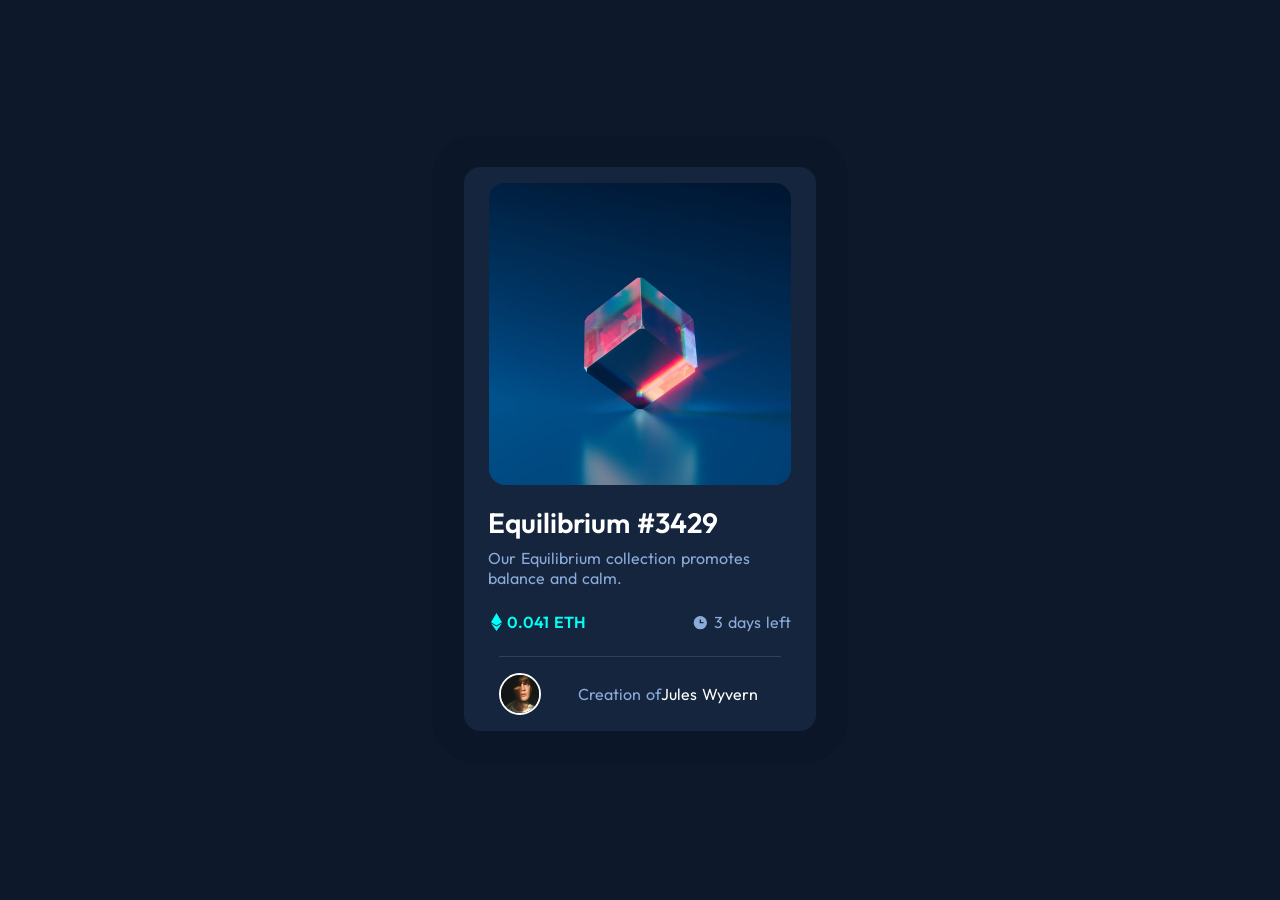
<file: NFT/nft-preview-card-component-main/index.html>
<!DOCTYPE html>
<html lang="en">
<head>
  <meta charset="UTF-8">
  <meta name="viewport" content="width=device-width, initial-scale=1.0"> <!-- displays site properly based on user's device -->

  <link rel="icon" type="image/png" sizes="32x32" href="./images/favicon-32x32.png">
  <link rel="stylesheet" href="style.css">
  
  <title>Frontend Mentor | NFT preview card component</title>

  <!-- Feel free to remove these styles or customise in your own stylesheet 👍 -->
  <style>
    .attribution { font-size: 11px; text-align: center; }
    .attribution a { color: hsl(228, 45%, 44%); }
  </style>
</head>
<body>

  <div class="page">
    <div class="card">
      <div class="nft">
        <svg width="48" height="48" xmlns="http://www.w3.org/2000/svg"><g fill="none" fill-rule="evenodd"><path d="M0 0h48v48H0z"/><path d="M24 9C14 9 5.46 15.22 2 24c3.46 8.78 12 15 22 15 10.01 0 18.54-6.22 22-15-3.46-8.78-11.99-15-22-15Zm0 25c-5.52 0-10-4.48-10-10s4.48-10 10-10 10 4.48 10 10-4.48 10-10 10Zm0-16c-3.31 0-6 2.69-6 6s2.69 6 6 6 6-2.69 6-6-2.69-6-6-6Z" fill="#FFF" fill-rule="nonzero"/></g></svg>
        <img src="images/image-equilibrium.jpg" 
             alt="NFT preview"
             width="302px"
             height="302px">
      </div>

      <div class="text">
        <div class="title"><a href="#">Equilibrium #3429</a></div>
        <div class="desc">Our Equilibrium collection promotes balance and calm.</div>
        <div class="info">
          <div class="price"><svg width="11" height="18" xmlns="http://www.w3.org/2000/svg"><path d="M11 10.216 5.5 18 0 10.216l5.5 3.263 5.5-3.262ZM5.5 0l5.496 9.169L5.5 12.43 0 9.17 5.5 0Z" fill="#00FFF8"/></svg><div class="details">0.041 ETH</div></div>
          <div class="time"><svg width="17" height="17" xmlns="http://www.w3.org/2000/svg"><path d="M8.305 2.007a6.667 6.667 0 1 0 0 13.334 6.667 6.667 0 0 0 0-13.334Zm2.667 7.334H8.305a.667.667 0 0 1-.667-.667V6.007a.667.667 0 0 1 1.334 0v2h2a.667.667 0 0 1 0 1.334Z" fill="#8BACD9"/></svg><div class="details">3 days left</div></div>
        </div>
      </div>

      <div class="creator">
        <div class="pfp"><img src="images/image-avatar.png" 
                              alt="Creator image"
                              width="38px" 
                              height="38px">
        </div>

        <div class="name">Creation of <a href="#">Jules Wyvern</a></div>
      </div>

    </div>
  </div>
  <div class="attribution">
    Challenge by <a href="https://www.frontendmentor.io?ref=challenge" target="_blank">Frontend Mentor</a>. 
    Coded by <a href="#">Malek Miled</a>.
  </div>
</body>
</html>
</file>
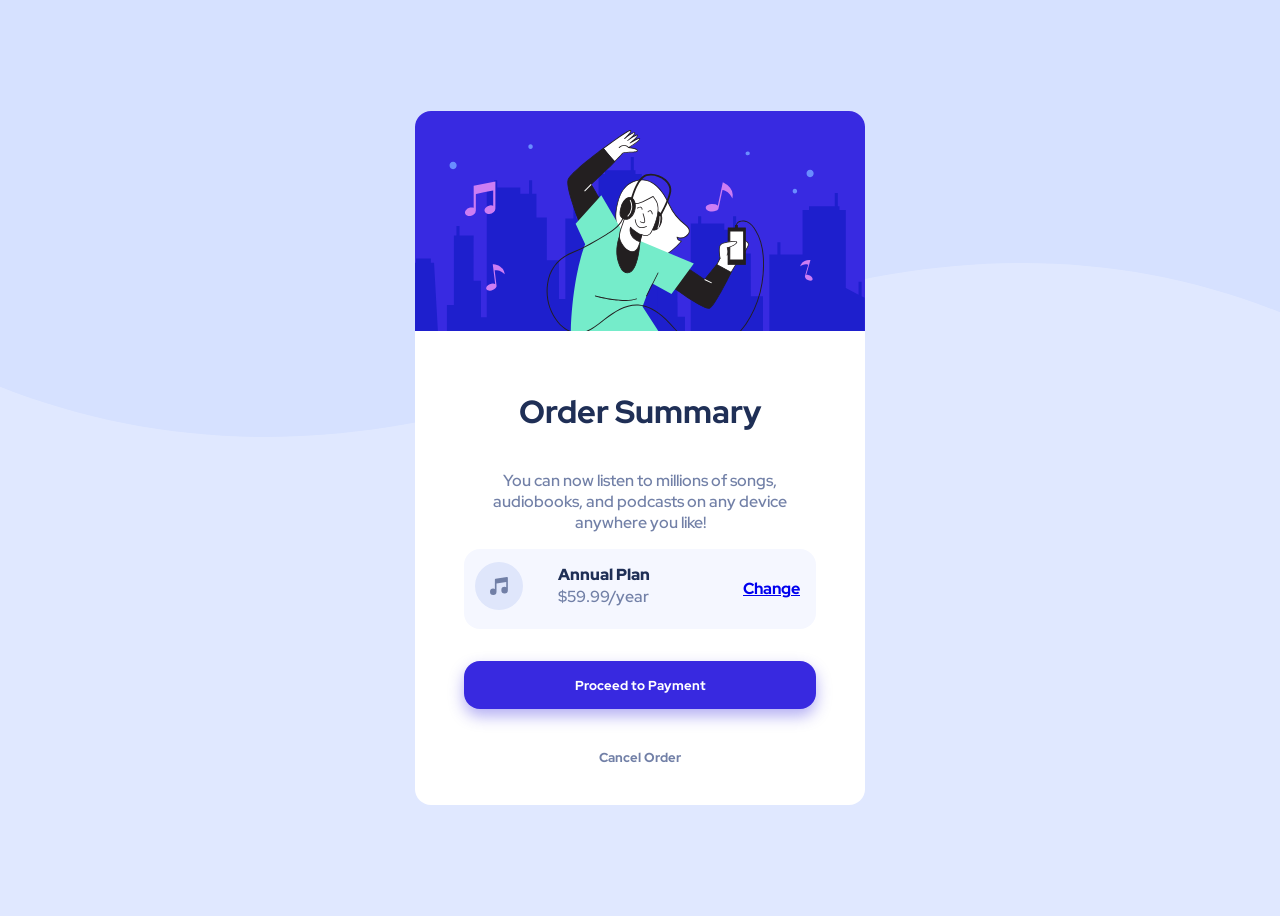
<file: Order Summary/order-summary-component-main/index.html>
<!DOCTYPE html>
<html lang="en">
<head>
  <meta charset="UTF-8">
  <meta name="viewport" content="width=device-width, initial-scale=1.0"> <!-- displays site properly based on user's device -->

  <link rel="icon" type="image/png" sizes="32x32" href="./images/favicon-32x32.png">
  
  <title>Frontend Mentor | Order summary card</title>
  <link rel="stylesheet" href="style.css">

  <!-- Feel free to remove these styles or customise in your own stylesheet 👍 -->
  <style>
    .attribution { font-size: 11px; text-align: center; }
    .attribution a { color: hsl(228, 45%, 44%); }
  </style>
</head>
<body>

  <main>
    <div class="card">
      <div class="img"><img src="images/illustration-hero.svg" alt="Illustration of a girl with headphones"></div>
    <div class="content">
      <div class="title">
        <h1>Order Summary</h1>
      </div>
      <div class="desc">
        <p>
          You can now listen to millions of songs, audiobooks, and podcasts on any
          device anywhere you like!
        </p>
      </div>
      <div class="plan">
        <div class="icon">
          <svg xmlns="http://www.w3.org/2000/svg" width="48" height="48"><g fill="none" fill-rule="evenodd"><circle cx="24" cy="24" r="24" fill="#DFE6FB"/><path fill="#717FA6" fill-rule="nonzero" d="M32.574 15.198a.81.81 0 00-.646-.19L20.581 16.63a.81.81 0 00-.696.803V26.934a3.232 3.232 0 00-1.632-.44A3.257 3.257 0 0015 29.747 3.257 3.257 0 0018.253 33a3.257 3.257 0 003.253-3.253v-8.37l9.726-1.39v5.327a3.232 3.232 0 00-1.631-.441 3.257 3.257 0 00-3.254 3.253 3.257 3.257 0 003.254 3.253 3.257 3.257 0 003.253-3.253V15.81a.81.81 0 00-.28-.613z"/></g></svg>
        </div>
        <div class="name">Annual Plan</div>
        <div class="price">$59.99/year</div>
        <div class="change"><a href="hanne.html">Change</a></div>
      </div>
      <div class="buttons">
        <div class="confirm"><button class="confirm-button"><a class="hanne" href="hanne.html">Proceed to Payment</a></button></div>
        <div class="cancel"><button class="cancel-button"><a class="hanne" href="hanne.html">Cancel Order</a></button></div>
      </div>
    </div>
    </div>
  </main>

  
  <div class="attribution">
    Challenge by <a href="https://www.frontendmentor.io?ref=challenge" target="_blank">Frontend Mentor</a>. 
    Coded by <a href="#">Malek Miled</a>.
  </div>
</body>
</html>
</file>
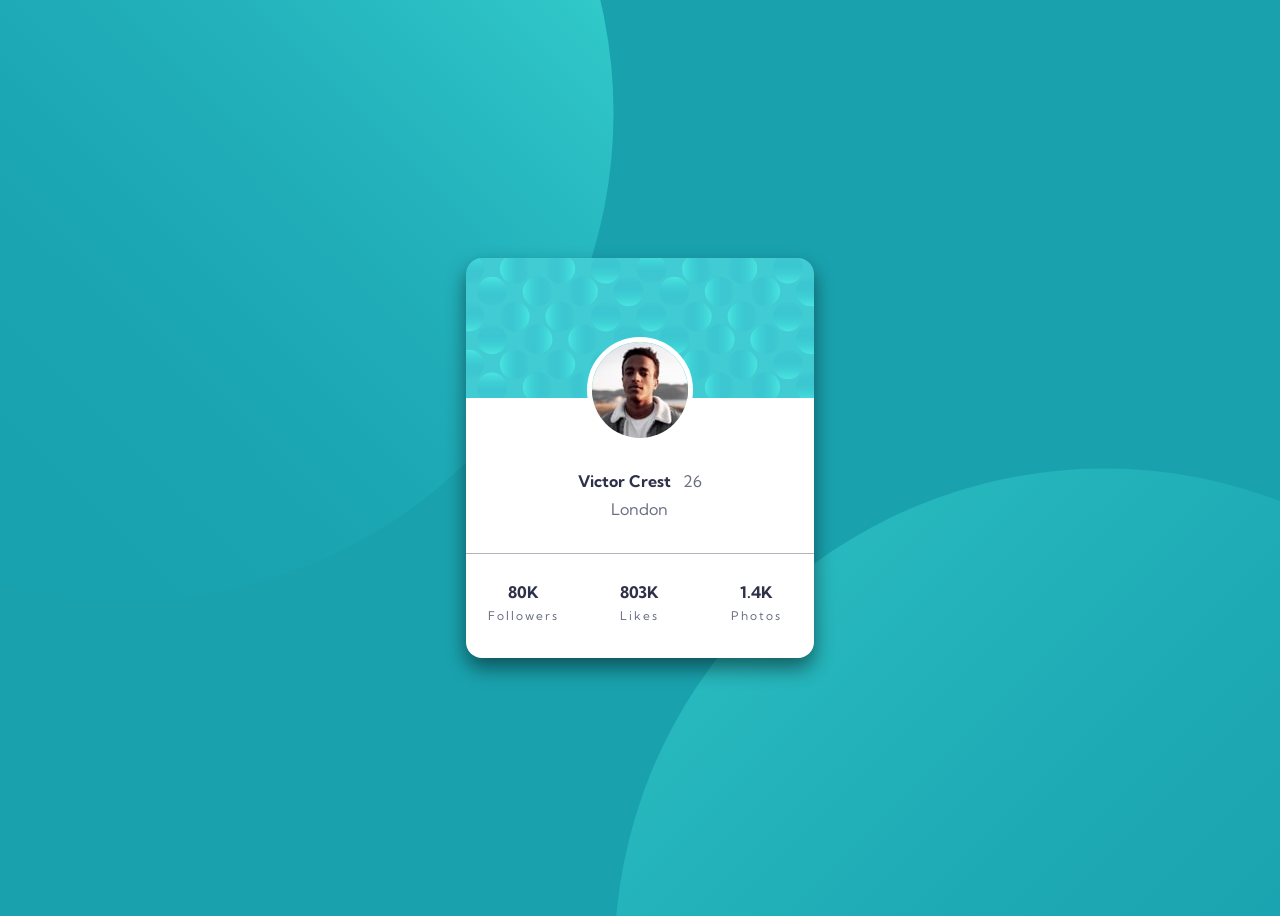
<file: Profile-Card/profile-card-component-main/index.html>
<!DOCTYPE html>
<html lang="en">
<head>
  <meta charset="UTF-8">
  <meta name="viewport" content="width=device-width, initial-scale=1.0"> <!-- displays site properly based on user's device -->

  <link rel="icon" type="image/png" sizes="32x32" href="./images/favicon-32x32.png">
  
  <title>Frontend Mentor | Profile card component</title>

  <!-- Feel free to remove these styles or customise in your own stylesheet 👍 -->
  <style>
    .attribution { font-size: 11px; text-align: center; }
    .attribution a { color: hsl(228, 45%, 44%); }
  </style>
  <link rel="stylesheet" href="style.css">
</head>
<body>

  <main>
    <div class="card">
      <div class="img"><img src="images/image-victor.jpg" alt="Victor profile picture"></div>
      <div class="coords">
        <div class="name">Victor Crest <span class="age">26</span></div>
        <div class="city">London</div>
      </div>
      <div class="stats">
        <div class="element elemnt-1">
          <div class="number">80K</div>
          <div class="stat">Followers</div>
        </div>
        <div class="element element-2">
          <div class="number">803K</div>
          <div class="stat">Likes</div>
        </div>
        <div class="element element-3">
          <div class="number">1.4K</div>
          <div class="stat">Photos</div>
        </div>
      </div>
    </div>
  </main>

  <div class="attribution">
    Challenge by <a href="https://www.frontendmentor.io?ref=challenge" target="_blank">Frontend Mentor</a>. 
    Coded by <a href="#">Malek Miled</a>.
  </div>
</body>
</html>
</file>
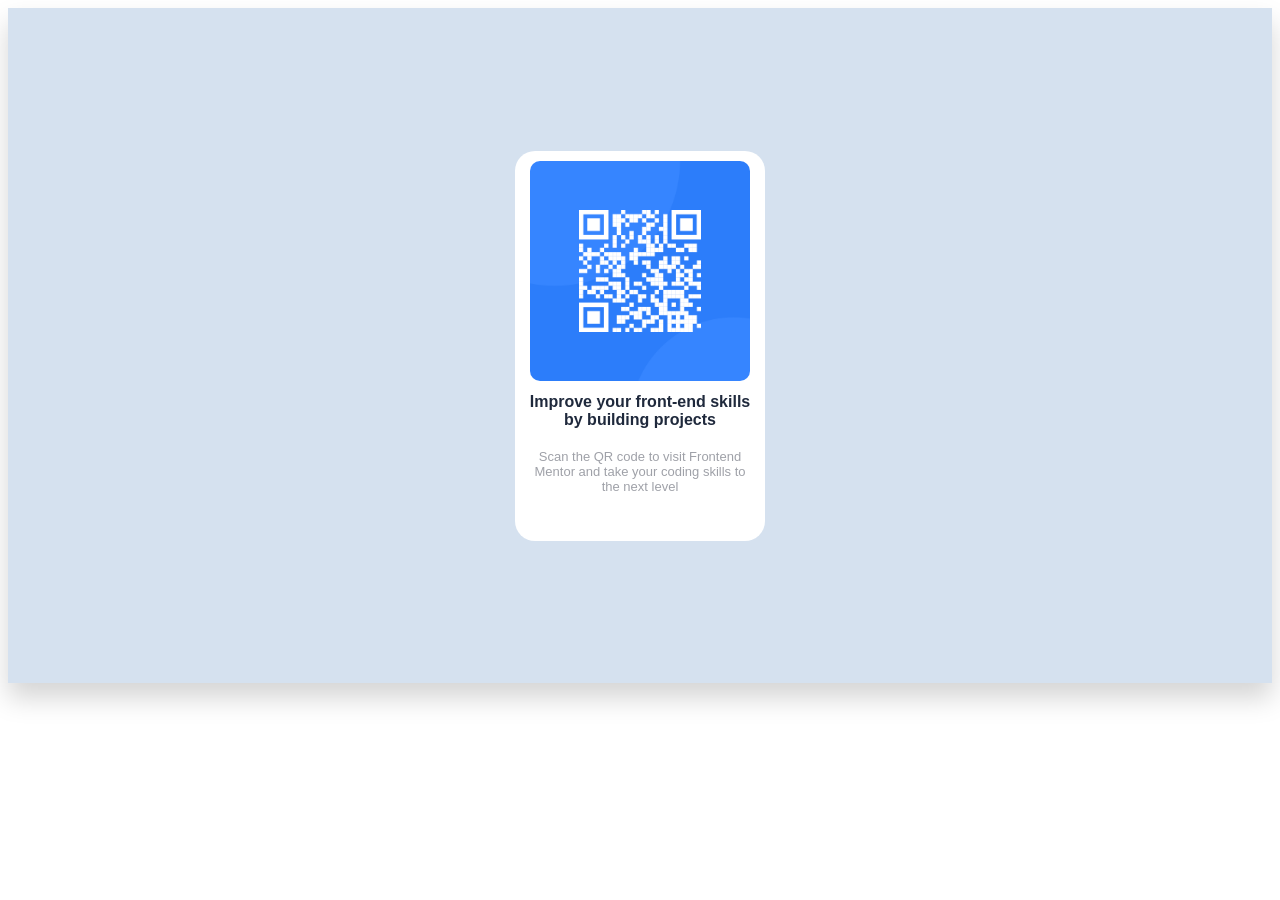
<file: QR code/qr-code-component-main/index.html>
<!DOCTYPE html>
<html lang="en">
<head>
  <meta charset="UTF-8">
  <meta name="viewport" content="width=device-width, initial-scale=1.0"> <!-- displays site properly based on user's device -->

  <link rel="icon" type="image/png" sizes="32x32" href="./images/favicon-32x32.png">
  <link rel="stylesheet" href="style.css">
  <title>Frontend Mentor | QR code component</title>

  <!-- Feel free to remove these styles or customise in your own stylesheet 👍 -->
  <style>
    .attribution { font-size: 11px; text-align: center; }
    .attribution a { color: hsl(228, 45%, 44%); }
  </style>
</head>
<body>
  
  <div class="blue-box">
    <div class="white-box">
      <div class="qr">
        <img src="images/image-qr-code.png"
             width="220"
             height="220"
             alt="QR code"/>
      </div>

      <div class="text">
        <h1>Improve your front-end skills by building projects</h1>
         <p> Scan the QR code to visit Frontend Mentor and take your coding skills to the next level</p>
      </div>

    </div>

  </div>
  
  

 
  
</body>
</html>
</file>
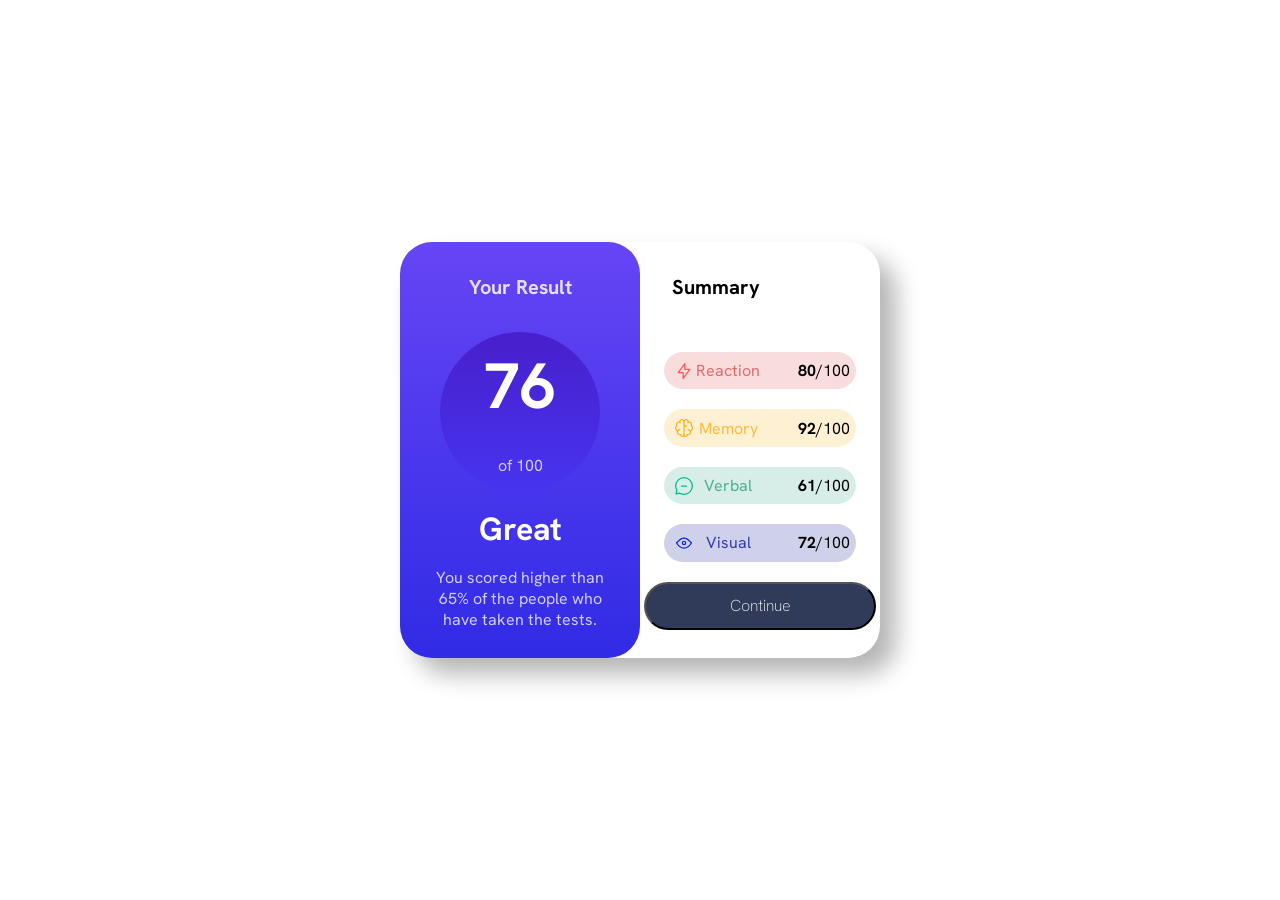
<file: Result-Summary/results-summary-component-main/index.html>
<!DOCTYPE html>
<html lang="en">
<head>
  <meta charset="UTF-8">
  <meta name="viewport" content="width=device-width, initial-scale=1.0"> <!-- displays site properly based on user's device -->

  <link rel="icon" type="image/png" sizes="32x32" href="./assets/images/favicon-32x32.png">
  <link rel="stylesheet" href="style.css">
  <title>Frontend Mentor | Results summary component</title>

  <!-- Feel free to remove these styles or customise in your own stylesheet 👍 -->
  <style>
    .attribution { font-size: 11px; text-align: center; }
    .attribution a { color: hsl(228, 45%, 44%); }
  </style>
</head>
<body>
  <div class="container">

    <div class="item result">

      <h1 class="title">Your Result</h1>

      <p class="score"><span>76</span>of 100</p>

      <h2 class="level">Great</h2>

      <p class="desc">You scored higher than 65% of the people who have taken the tests.</p>

    </div>
    
    <div class="item summary">
      <h1>Summary</h1>
      <div class="cards">
        <div class="card card-1">
          <div class="grid-item"><svg xmlns="http://www.w3.org/2000/svg" width="20" height="20" fill="none" viewBox="0 0 20 20"><path stroke="#F55" stroke-linecap="round" stroke-linejoin="round" stroke-width="1.25" d="M10.833 8.333V2.5l-6.666 9.167h5V17.5l6.666-9.167h-5Z"/></svg></div>
          <h3 class="grid-item">Reaction</h3>
          <p class="grid-item"><span class="ind-score">80</span>/100</p>
        </div>
        <div class="card card-2">
          <div class="grid-item"><svg xmlns="http://www.w3.org/2000/svg" width="20" height="20" fill="none" viewBox="0 0 20 20"><path stroke="#FFB21E" stroke-linecap="round" stroke-linejoin="round" stroke-width="1.25" d="M5.833 11.667a2.5 2.5 0 1 0 .834 4.858"/><path stroke="#FFB21E" stroke-linecap="round" stroke-linejoin="round" stroke-width="1.25" d="M3.553 13.004a3.333 3.333 0 0 1-.728-5.53m.025-.067a2.083 2.083 0 0 1 2.983-2.824m.199.054A2.083 2.083 0 1 1 10 3.75v12.917a1.667 1.667 0 0 1-3.333 0M10 5.833a2.5 2.5 0 0 0 2.5 2.5m1.667 3.334a2.5 2.5 0 1 1-.834 4.858"/><path stroke="#FFB21E" stroke-linecap="round" stroke-linejoin="round" stroke-width="1.25" d="M16.447 13.004a3.334 3.334 0 0 0 .728-5.53m-.025-.067a2.083 2.083 0 0 0-2.983-2.824M10 3.75a2.085 2.085 0 0 1 2.538-2.033 2.084 2.084 0 0 1 1.43 2.92m-.635 12.03a1.667 1.667 0 0 1-3.333 0"/></svg></div>
          <h3 class="grid-item">Memory</h3>
          <p class="grid-item"><span class="ind-score">92</span>/100</p>
        </div>
        <div class="card card-3">
          <div class="grid-item"><svg xmlns="http://www.w3.org/2000/svg" width="20" height="20" fill="none" viewBox="0 0 20 20"><path stroke="#00BB8F" stroke-linecap="round" stroke-linejoin="round" stroke-width="1.25" d="M7.5 10h5M10 18.333A8.333 8.333 0 1 0 1.667 10c0 1.518.406 2.942 1.115 4.167l-.699 3.75 3.75-.699A8.295 8.295 0 0 0 10 18.333Z"/></svg></div>
          <h3 class="grid-item">Verbal</h3>
          <p class="grid-item"><span class="ind-score">61</span>/100</p>
        </div>
        <div class="card card-4">
          <div class="grid-item"><svg xmlns="http://www.w3.org/2000/svg" width="20" height="20" fill="none" viewBox="0 0 20 20"><path stroke="#1125D6" stroke-linecap="round" stroke-linejoin="round" stroke-width="1.25" d="M10 11.667a1.667 1.667 0 1 0 0-3.334 1.667 1.667 0 0 0 0 3.334Z"/><path stroke="#1125D6" stroke-linecap="round" stroke-linejoin="round" stroke-width="1.25" d="M17.5 10c-1.574 2.492-4.402 5-7.5 5s-5.926-2.508-7.5-5C4.416 7.632 6.66 5 10 5s5.584 2.632 7.5 5Z"/></svg></div>
          <h3 class="grid-item">Visual</h3>
          <p class="grid-item"><span class="ind-score">72</span>/100</p>
        </div>
      </div>
      
      <div class="button"><button>Continue</button></div>
      
    </div>
  </div>
  <div class="attribution">
    Challenge by <a href="https://www.frontendmentor.io?ref=challenge" target="_blank">Frontend Mentor</a>. 
    Coded by <a href="#">Malek Miled</a>.
  </div>
</body>
</html>
</file>
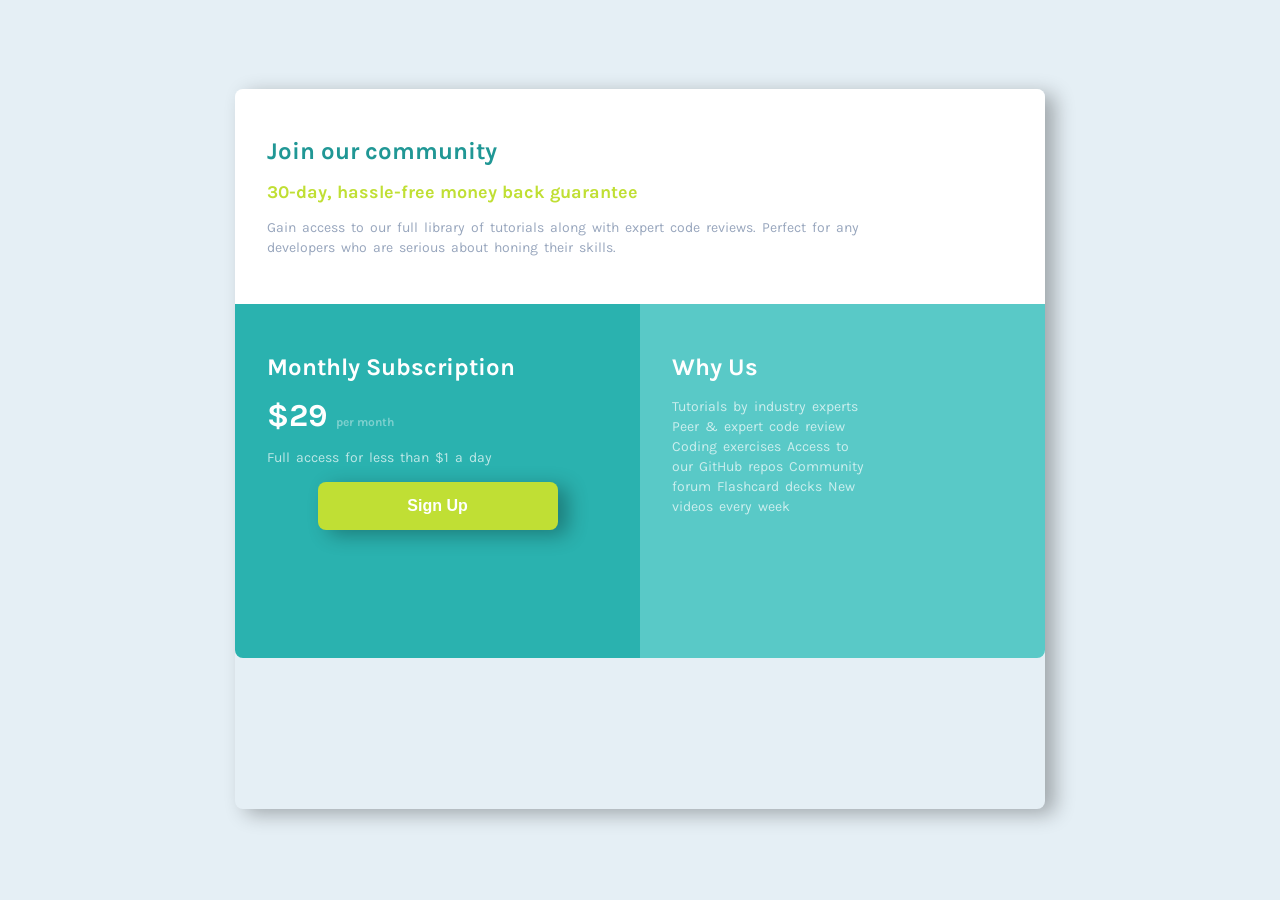
<file: Single price grid/single-price-grid-component-master/index.html>
<!DOCTYPE html>
<html lang="en">
<head>
  <meta charset="UTF-8">
  <meta name="viewport" content="width=device-width, initial-scale=1.0"> <!-- displays site properly based on user's device -->

  <link rel="icon" type="image/png" sizes="32x32" href="./images/favicon-32x32.png">
  
  <title>Frontend Mentor | Single Price Grid Component</title>

  <!-- Feel free to remove these styles or customise in your own stylesheet 👍 -->
  <style>
    .attribution { font-size: 11px; text-align: center; }
    .attribution a { color: hsl(228, 45%, 44%); }
  </style>
  <link rel="stylesheet" href="style.css">
</head>
<body>
  <main>
    <div class="card">
      <div class="section section-1">
        <div class="title">
          <h1>Join our community</h1>
          <h2>30-day, hassle-free money back guarantee</h2>
        </div>
        <div class="text">
          <p>Gain access to our full library of tutorials along with expert code reviews. 
            Perfect for any developers who are serious about honing their skills.
          </p>
        </div>
      </div>
      <div class="section section-2">
        <div class="title">
          <h1>Monthly Subscription</h1>
          <h2>$29 <span>per month</span></h2>
        </div>
        <div class="text">
          <p>Full access for less than $1 a day</p>
        </div>
        <button>Sign Up</button>
      </div>
      <div class="section section-3">
        <div class="title">
          <h1>Why Us</h1>
        </div>
        <div class="text">
          <p> Tutorials by industry experts
            Peer &amp; expert code review
            Coding exercises
            Access to our GitHub repos
            Community forum
            Flashcard decks
            New videos every week</p>
        </div>
      </div>
    </div>
  </main>
  
  <footer>
    <p class="attribution">
      Challenge by <a href="https://www.frontendmentor.io?ref=challenge" target="_blank">Frontend Mentor</a>. 
      Coded by <a href="#">Malek Miled</a>.
    </p>
  </footer>
</body>
</html>
</file>
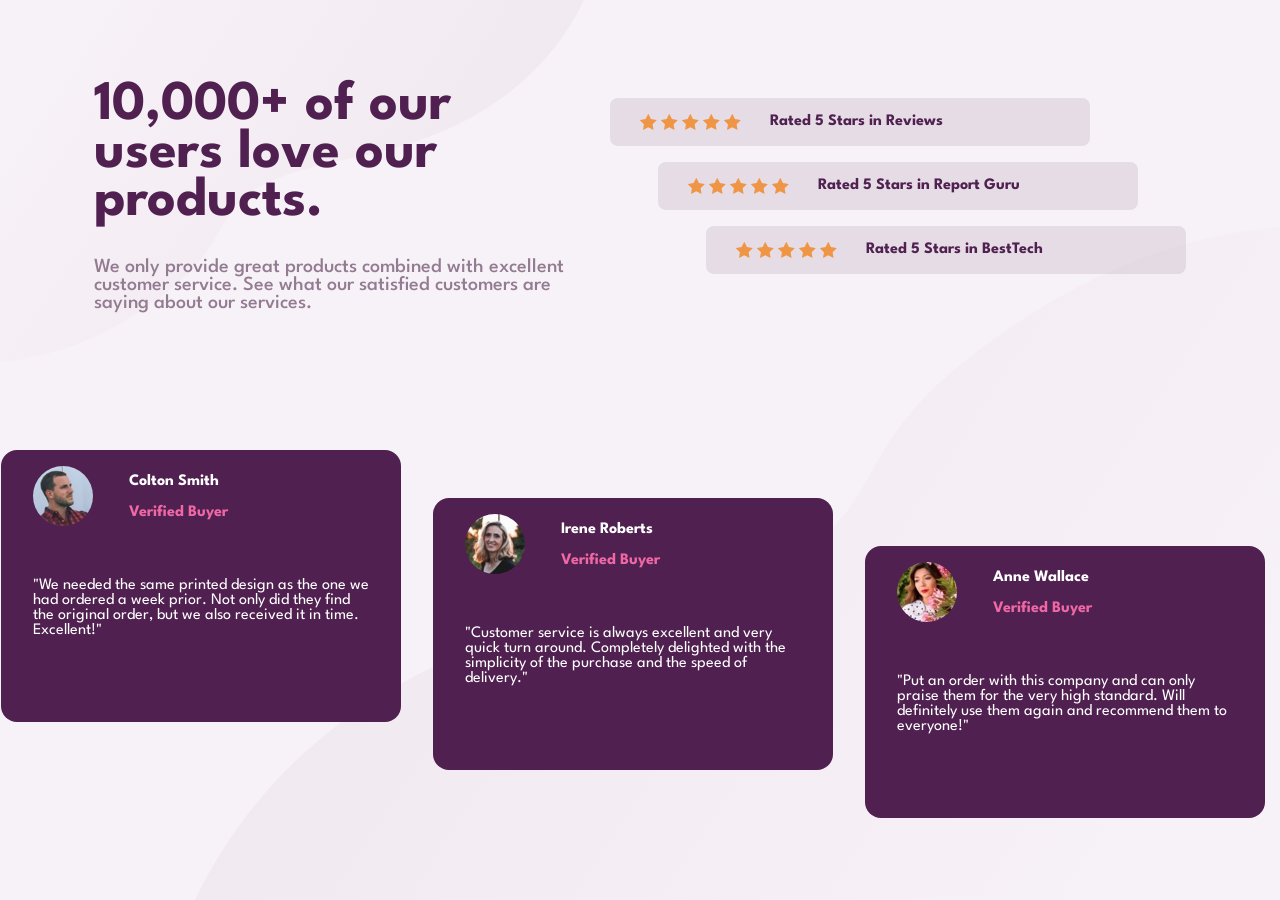
<file: Social Proof Section/social-proof-section-master/index.html>
<!DOCTYPE html>
<html lang="en">
  <head>
    <meta charset="UTF-8" />
    <meta name="viewport" content="width=device-width, initial-scale=1.0" />
    <!-- displays site properly based on user's device -->

    <link
      rel="icon"
      type="image/png"
      sizes="32x32"
      href="./images/favicon-32x32.png"
    />
    <link rel="stylesheet" href="style.css">

    <title>Frontend Mentor | Social proof section</title>

    <!-- Feel free to remove these styles or customise in your own stylesheet 👍 -->
    <style>
      .attribution {
        font-size: 11px;
        text-align: center;
      }
      .attribution a {
        color: hsl(228, 45%, 44%);
      }
    </style>
  </head>
  <body>
    <div class="page">

      <div class="text">
        <div class="title">10,000+ of our users love our products.</div>
        <div class="desc">
          <p>We only provide great products combined with excellent customer service.
            See what our satisfied customers are saying about our services.</p>
        </div>
      </div>

      <div class="ratings">
        <div class="rating rating-1">
          
            <span class="stars">
              <svg width="17" height="16" xmlns="http://www.w3.org/2000/svg"><path d="M16.539 6.097a.297.297 0 00-.24-.202l-5.36-.779L8.542.26a.296.296 0 00-.53 0L5.613 5.117l-5.36.779a.297.297 0 00-.165.505l3.88 3.78-.917 5.34a.297.297 0 00.43.312l4.795-2.52 4.794 2.52a.296.296 0 00.43-.313l-.916-5.338L16.464 6.4c.08-.08.11-.197.075-.304z" fill="#EF9546" fill-rule="nonzero"/></svg>
              <svg width="17" height="16" xmlns="http://www.w3.org/2000/svg"><path d="M16.539 6.097a.297.297 0 00-.24-.202l-5.36-.779L8.542.26a.296.296 0 00-.53 0L5.613 5.117l-5.36.779a.297.297 0 00-.165.505l3.88 3.78-.917 5.34a.297.297 0 00.43.312l4.795-2.52 4.794 2.52a.296.296 0 00.43-.313l-.916-5.338L16.464 6.4c.08-.08.11-.197.075-.304z" fill="#EF9546" fill-rule="nonzero"/></svg>
              <svg width="17" height="16" xmlns="http://www.w3.org/2000/svg"><path d="M16.539 6.097a.297.297 0 00-.24-.202l-5.36-.779L8.542.26a.296.296 0 00-.53 0L5.613 5.117l-5.36.779a.297.297 0 00-.165.505l3.88 3.78-.917 5.34a.297.297 0 00.43.312l4.795-2.52 4.794 2.52a.296.296 0 00.43-.313l-.916-5.338L16.464 6.4c.08-.08.11-.197.075-.304z" fill="#EF9546" fill-rule="nonzero"/></svg>
              <svg width="17" height="16" xmlns="http://www.w3.org/2000/svg"><path d="M16.539 6.097a.297.297 0 00-.24-.202l-5.36-.779L8.542.26a.296.296 0 00-.53 0L5.613 5.117l-5.36.779a.297.297 0 00-.165.505l3.88 3.78-.917 5.34a.297.297 0 00.43.312l4.795-2.52 4.794 2.52a.296.296 0 00.43-.313l-.916-5.338L16.464 6.4c.08-.08.11-.197.075-.304z" fill="#EF9546" fill-rule="nonzero"/></svg>
              <svg width="17" height="16" xmlns="http://www.w3.org/2000/svg"><path d="M16.539 6.097a.297.297 0 00-.24-.202l-5.36-.779L8.542.26a.296.296 0 00-.53 0L5.613 5.117l-5.36.779a.297.297 0 00-.165.505l3.88 3.78-.917 5.34a.297.297 0 00.43.312l4.795-2.52 4.794 2.52a.296.296 0 00.43-.313l-.916-5.338L16.464 6.4c.08-.08.11-.197.075-.304z" fill="#EF9546" fill-rule="nonzero"/></svg>
            </span>
            <span class="site">
              Rated 5 Stars in Reviews
            </span>
          
        </div>
        <div class="rating rating-2">
          
            <span class="stars">
              <svg width="17" height="16" xmlns="http://www.w3.org/2000/svg"><path d="M16.539 6.097a.297.297 0 00-.24-.202l-5.36-.779L8.542.26a.296.296 0 00-.53 0L5.613 5.117l-5.36.779a.297.297 0 00-.165.505l3.88 3.78-.917 5.34a.297.297 0 00.43.312l4.795-2.52 4.794 2.52a.296.296 0 00.43-.313l-.916-5.338L16.464 6.4c.08-.08.11-.197.075-.304z" fill="#EF9546" fill-rule="nonzero"/></svg>
              <svg width="17" height="16" xmlns="http://www.w3.org/2000/svg"><path d="M16.539 6.097a.297.297 0 00-.24-.202l-5.36-.779L8.542.26a.296.296 0 00-.53 0L5.613 5.117l-5.36.779a.297.297 0 00-.165.505l3.88 3.78-.917 5.34a.297.297 0 00.43.312l4.795-2.52 4.794 2.52a.296.296 0 00.43-.313l-.916-5.338L16.464 6.4c.08-.08.11-.197.075-.304z" fill="#EF9546" fill-rule="nonzero"/></svg>
              <svg width="17" height="16" xmlns="http://www.w3.org/2000/svg"><path d="M16.539 6.097a.297.297 0 00-.24-.202l-5.36-.779L8.542.26a.296.296 0 00-.53 0L5.613 5.117l-5.36.779a.297.297 0 00-.165.505l3.88 3.78-.917 5.34a.297.297 0 00.43.312l4.795-2.52 4.794 2.52a.296.296 0 00.43-.313l-.916-5.338L16.464 6.4c.08-.08.11-.197.075-.304z" fill="#EF9546" fill-rule="nonzero"/></svg>
              <svg width="17" height="16" xmlns="http://www.w3.org/2000/svg"><path d="M16.539 6.097a.297.297 0 00-.24-.202l-5.36-.779L8.542.26a.296.296 0 00-.53 0L5.613 5.117l-5.36.779a.297.297 0 00-.165.505l3.88 3.78-.917 5.34a.297.297 0 00.43.312l4.795-2.52 4.794 2.52a.296.296 0 00.43-.313l-.916-5.338L16.464 6.4c.08-.08.11-.197.075-.304z" fill="#EF9546" fill-rule="nonzero"/></svg>
              <svg width="17" height="16" xmlns="http://www.w3.org/2000/svg"><path d="M16.539 6.097a.297.297 0 00-.24-.202l-5.36-.779L8.542.26a.296.296 0 00-.53 0L5.613 5.117l-5.36.779a.297.297 0 00-.165.505l3.88 3.78-.917 5.34a.297.297 0 00.43.312l4.795-2.52 4.794 2.52a.296.296 0 00.43-.313l-.916-5.338L16.464 6.4c.08-.08.11-.197.075-.304z" fill="#EF9546" fill-rule="nonzero"/></svg>
            </span>
            <span class="site">
              Rated 5 Stars in Report Guru
            </span>
          
        </div>
        <div class="rating rating-3">
          
            <span class="stars">
              <svg width="17" height="16" xmlns="http://www.w3.org/2000/svg"><path d="M16.539 6.097a.297.297 0 00-.24-.202l-5.36-.779L8.542.26a.296.296 0 00-.53 0L5.613 5.117l-5.36.779a.297.297 0 00-.165.505l3.88 3.78-.917 5.34a.297.297 0 00.43.312l4.795-2.52 4.794 2.52a.296.296 0 00.43-.313l-.916-5.338L16.464 6.4c.08-.08.11-.197.075-.304z" fill="#EF9546" fill-rule="nonzero"/></svg>
              <svg width="17" height="16" xmlns="http://www.w3.org/2000/svg"><path d="M16.539 6.097a.297.297 0 00-.24-.202l-5.36-.779L8.542.26a.296.296 0 00-.53 0L5.613 5.117l-5.36.779a.297.297 0 00-.165.505l3.88 3.78-.917 5.34a.297.297 0 00.43.312l4.795-2.52 4.794 2.52a.296.296 0 00.43-.313l-.916-5.338L16.464 6.4c.08-.08.11-.197.075-.304z" fill="#EF9546" fill-rule="nonzero"/></svg>
              <svg width="17" height="16" xmlns="http://www.w3.org/2000/svg"><path d="M16.539 6.097a.297.297 0 00-.24-.202l-5.36-.779L8.542.26a.296.296 0 00-.53 0L5.613 5.117l-5.36.779a.297.297 0 00-.165.505l3.88 3.78-.917 5.34a.297.297 0 00.43.312l4.795-2.52 4.794 2.52a.296.296 0 00.43-.313l-.916-5.338L16.464 6.4c.08-.08.11-.197.075-.304z" fill="#EF9546" fill-rule="nonzero"/></svg>
              <svg width="17" height="16" xmlns="http://www.w3.org/2000/svg"><path d="M16.539 6.097a.297.297 0 00-.24-.202l-5.36-.779L8.542.26a.296.296 0 00-.53 0L5.613 5.117l-5.36.779a.297.297 0 00-.165.505l3.88 3.78-.917 5.34a.297.297 0 00.43.312l4.795-2.52 4.794 2.52a.296.296 0 00.43-.313l-.916-5.338L16.464 6.4c.08-.08.11-.197.075-.304z" fill="#EF9546" fill-rule="nonzero"/></svg>
              <svg width="17" height="16" xmlns="http://www.w3.org/2000/svg"><path d="M16.539 6.097a.297.297 0 00-.24-.202l-5.36-.779L8.542.26a.296.296 0 00-.53 0L5.613 5.117l-5.36.779a.297.297 0 00-.165.505l3.88 3.78-.917 5.34a.297.297 0 00.43.312l4.795-2.52 4.794 2.52a.296.296 0 00.43-.313l-.916-5.338L16.464 6.4c.08-.08.11-.197.075-.304z" fill="#EF9546" fill-rule="nonzero"/></svg>
            </span>
            <span class="site">
              Rated 5 Stars in BestTech
            </span>
          
        </div>
      </div>

      <div class="reviews">

        <div class="review review-1">
          <div class="pfp"><img src="images/image-colton.jpg" 
                                      alt="Colton Image"
                                      width="60px"
                                      height="60px"></div>
          <div class="name"><p>Colton Smith<div class="user-title">Verified Buyer</div></p></div>
          <div class="msg">
            <p> "We needed the same printed design as the one we had ordered a week prior.
              Not only did they find the original order, but we also received it in time.
              Excellent!"</p>
          </div>
        </div>

        <div class="review review-2">
          <div class="pfp"><img src="images/image-irene.jpg" 
                                      alt="Irene Image"
                                      width="60px"
                                      height="60px"></div>
          <div class="name"><p>Irene Roberts<div class="user-title">Verified Buyer</div></p></div>
          <div class="msg">
            <p>"Customer service is always excellent and very quick turn around. Completely
              delighted with the simplicity of the purchase and the speed of delivery."</p>
          </div>
        </div>

        <div class="review review-3">
          <div class="pfp"><img src="images/image-anne.jpg" 
                                      alt="Anne Image"
                                      width="60px"
                                      height="60px"></div>
          <div class="name"><p>Anne Wallace<div class="user-title">Verified Buyer</div></p></div>
          <div class="msg">
            <p>"Put an order with this company and can only praise them for the very high
              standard. Will definitely use them again and recommend them to everyone!"</p>
          </div>
        </div>

      </div>
    </div>

    
    
  
   
    
    
    
    
  
    
    <div class="attribution">
      Challenge by
      <a href="https://www.frontendmentor.io?ref=challenge" target="_blank"
        >Frontend Mentor</a
      >. Coded by <a href="#">Malek Miled</a>.
    </div>
  </body>
</html>
</file>
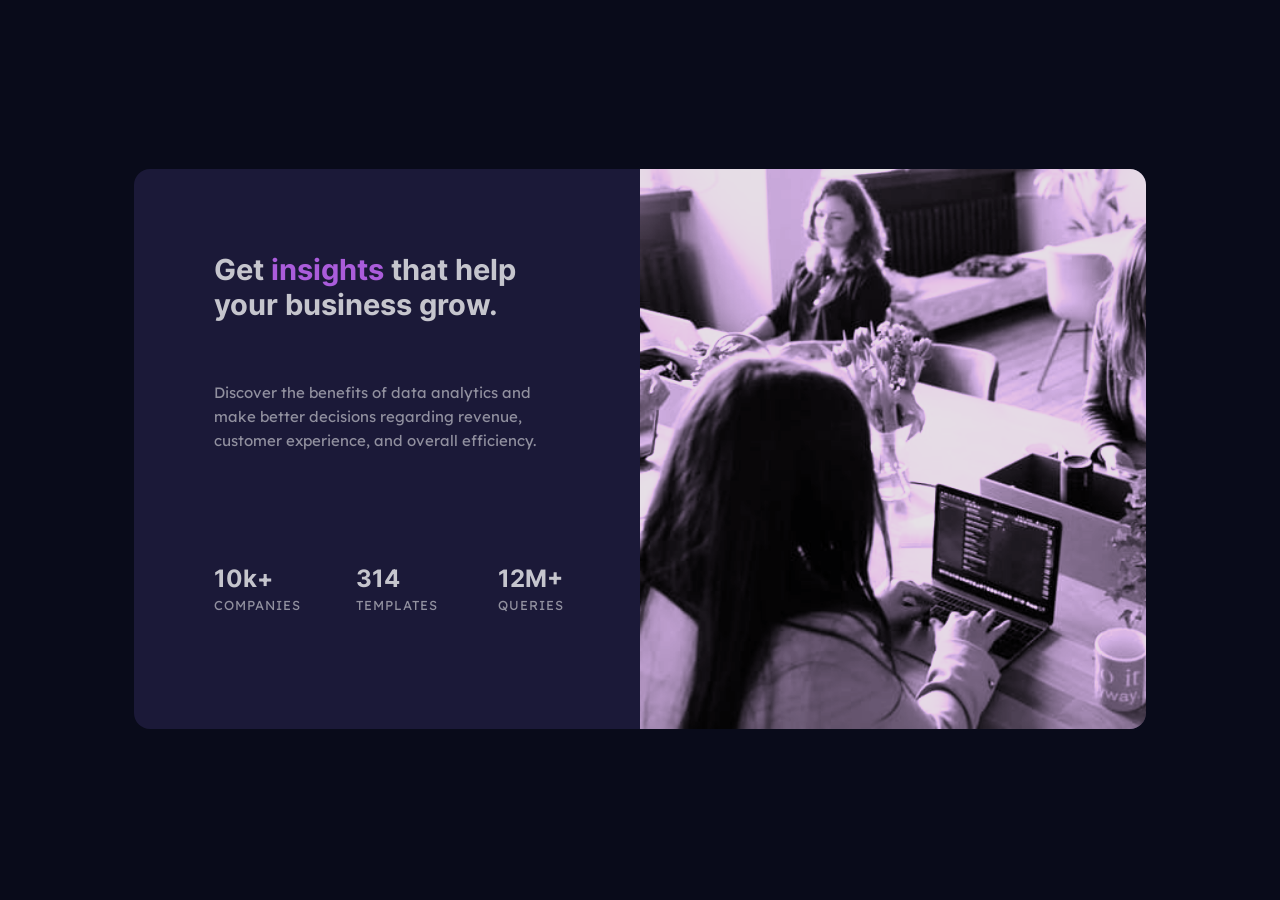
<file: Stats preview card component/stats-preview-card-component-main/index.html>
<!DOCTYPE html>
<html lang="en">
<head>
  <meta charset="UTF-8">
  <meta name="viewport" content="width=device-width, initial-scale=1.0"> <!-- displays site properly based on user's device -->

  <link rel="icon" type="image/png" sizes="32x32" href="./images/favicon-32x32.png">

  <link rel="stylesheet" href="style.css">
  
  <title>Frontend Mentor | Stats preview card component</title>

  <!-- Feel free to remove these styles or customise in your own stylesheet 👍 -->
  <style>
    .attribution { font-size: 11px; text-align: center; }
    .attribution a { color: hsl(228, 45%, 44%); }
  </style>
</head>
<body>

  <main>
    
    <div class="card">
      <div class="img">
        &zwnj;
      </div>
      <div class="text">
        <div class="title heading">
          <h1>Get <b>insights</b> that help your business grow.</h1>
        </div>
        <div class="desc">
          <p>
            Discover the benefits of data analytics and make better decisions regarding revenue, customer 
            experience, and overall efficiency.
          </p>
        </div>
        <div class="stats">
          <div class="stat companies">
            <div class="number heading">10k+</div>
            <div class="stat-type">COMPANIES</div>
          </div>
          <div class="stat templates">
            <div class="number heading">314</div>
            <div class="stat-type">TEMPLATES</div>
          </div>
          <div class="stat queries">
            <div class="number heading">12M+</div>
            <div class="stat-type">QUERIES</div>
          </div>
        </div>
      </div>
    </div>
  </main>
  <div class="attribution">
    Challenge by <a href="https://www.frontendmentor.io?ref=challenge" target="_blank">Frontend Mentor</a>. 
    Coded by <a href="#">Malek Miled</a>.
  </div>
</body>
</html>
</file>
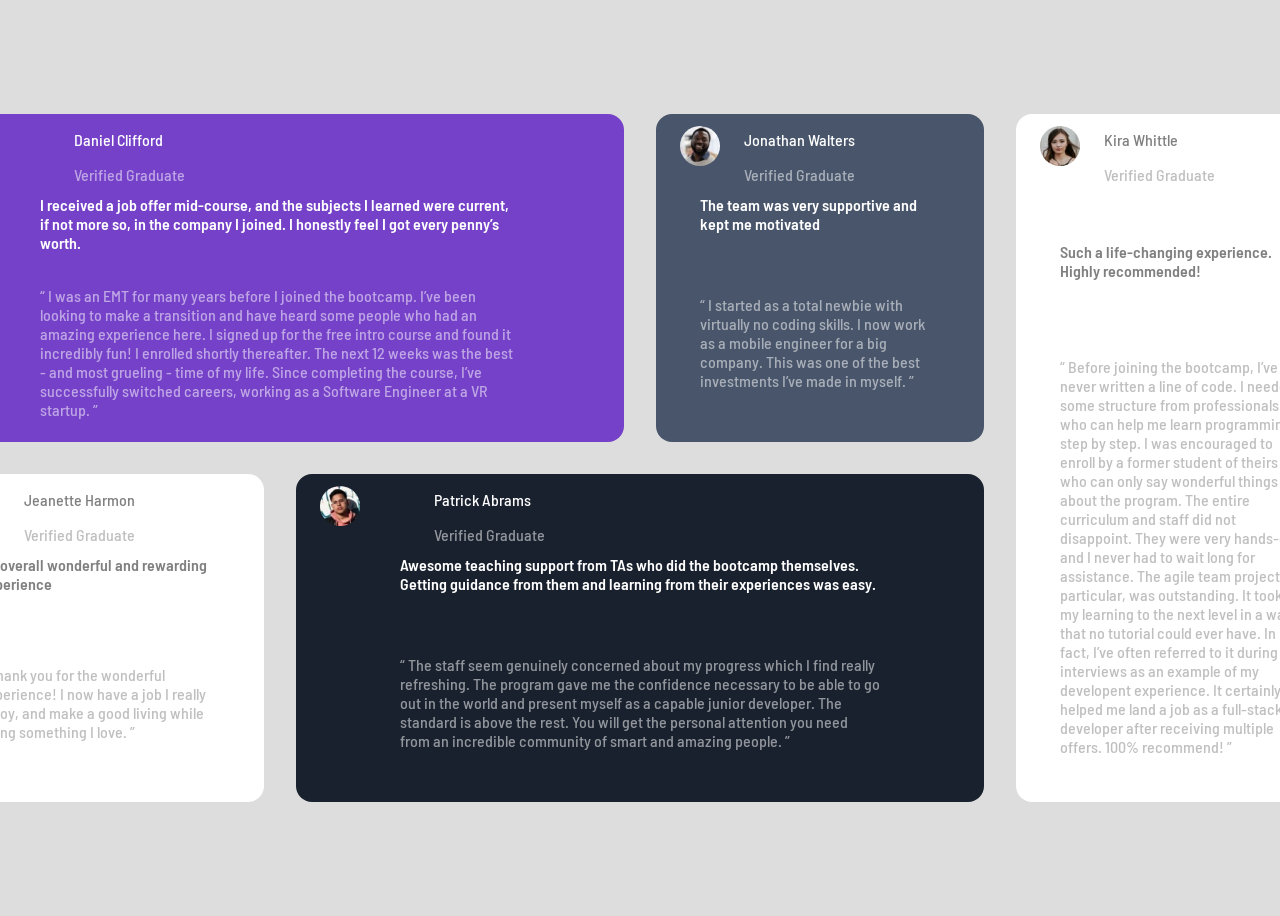
<file: Testimonials-Grid-Section/testimonials-grid-section-main/index.html>
<!DOCTYPE html>
<html lang="en">
<head>
  <meta charset="UTF-8">
  <meta name="viewport" content="width=device-width, initial-scale=1.0"> <!-- displays site properly based on user's device -->

  <link rel="icon" type="image/png" sizes="32x32" href="./images/favicon-32x32.png">
  
  <title>Frontend Mentor | [Challenge Name Here]</title>

  <!-- Feel free to remove these styles or customise in your own stylesheet 👍 -->
  <style>
    .attribution { font-size: 11px; text-align: center; }
    .attribution a { color: hsl(228, 45%, 44%); }
  </style>
  <link rel="stylesheet" href="style.css">

</head>
<body>

  <main>
    <div class="cards">
      <div class="card card-1 width2">
        <div class="img">
          <img src="images/image-daniel.jpg" alt="Daniel profile picture">
        </div>
        <div class="name">
          <p>Daniel Clifford</p>
          <div class="user-desc">Verified Graduate</div>
        </div>
        <div class="title">
          <h1>I received a job offer mid-course, and the subjects I learned were current, if not more so, 
            in the company I joined. I honestly feel I got every penny’s worth.</h1>
        </div>
        <div class="text">
          <p>“ I was an EMT for many years before I joined the bootcamp. I’ve been looking to make a 
            transition and have heard some people who had an amazing experience here. I signed up 
            for the free intro course and found it incredibly fun! I enrolled shortly thereafter. 
            The next 12 weeks was the best - and most grueling - time of my life. Since completing 
            the course, I’ve successfully switched careers, working as a Software Engineer at a VR startup. ”</p>
        </div>
      </div>
      <div class="card card-2 width1">
        <div class="img">
          <img src="images/image-jonathan.jpg" alt="Jonathan profile picture">
        </div>
        <div class="name">
          <p>  Jonathan Walters</p>
          <div class="user-desc">Verified Graduate</div>
        </div>
        <div class="title">
          <h1>The team was very supportive and kept me motivated</h1>
        </div>
        <div class="text">
          <p>“ I started as a total newbie with virtually no coding skills. I now work as a mobile engineer 
            for a big company. This was one of the best investments I’ve made in myself. ”</p>
        </div>
      </div>
      <div class="card card-3 white width1">
        <div class="img">
          <img src="images/image-kira.jpg" alt="Kira profile picture">
        </div>
        <div class="name">
          <p>Kira Whittle</p>
          <div class="user-desc">Verified Graduate</div>
        </div>
        <div class="title">
          <h1>Such a life-changing experience. Highly recommended!</h1>
        </div>
        <div class="text">
          <p>“ Before joining the bootcamp, I’ve never written a line of code. I needed some structure from 
            professionals who can help me learn programming step by step. I was encouraged to enroll by a former 
            student of theirs who can only say wonderful things about the program. The entire curriculum and staff 
            did not disappoint. They were very hands-on and I never had to wait long for assistance. The agile team 
            project, in particular, was outstanding. It took my learning to the next level in a way that no tutorial 
            could ever have. In fact, I’ve often referred to it during interviews as an example of my developent 
            experience. It certainly helped me land a job as a full-stack developer after receiving multiple offers. 
            100% recommend! ”</p>
        </div>
      </div>
      <div class="card card-4 white width1">
        <div class="img">
          <img src="images/image-jeanette.jpg" alt="Jeanette picture">
        </div>
        <div class="name">
          <p>Jeanette Harmon</p>
          <div class="user-desc">Verified Graduate</div>
        </div>
        <div class="title">
          <h1>An overall wonderful and rewarding experience</h1>
        </div>
        <div class="text">
          <p>“ Thank you for the wonderful experience! I now have a job I really enjoy, and make a good living 
            while doing something I love. ”</p>
        </div>
      </div>
      <div class="card card-5 width2">
        <div class="img">
          <img src="images/image-patrick.jpg" alt="Patrick profile picture">
        </div>
        <div class="name">
          <p>Patrick Abrams</p>
          <div class="user-desc">Verified Graduate</div>
        </div>
        <div class="title">
          <h1>Awesome teaching support from TAs who did the bootcamp themselves. Getting guidance from them and 
            learning from their experiences was easy.</h1>
        </div>
        <div class="text">
          <p>“ The staff seem genuinely concerned about my progress which I find really refreshing. The program 
            gave me the confidence necessary to be able to go out in the world and present myself as a capable 
            junior developer. The standard is above the rest. You will get the personal attention you need from 
            an incredible community of smart and amazing people. ”</p>
        </div>
      </div>
    </div>
  </main>

  <div class="attribution">
    Challenge by <a href="https://www.frontendmentor.io?ref=challenge" target="_blank">Frontend Mentor</a>. 
    Coded by <a href="#">Malek Miled</a>.
  </div>
</body>
</html>
</file>
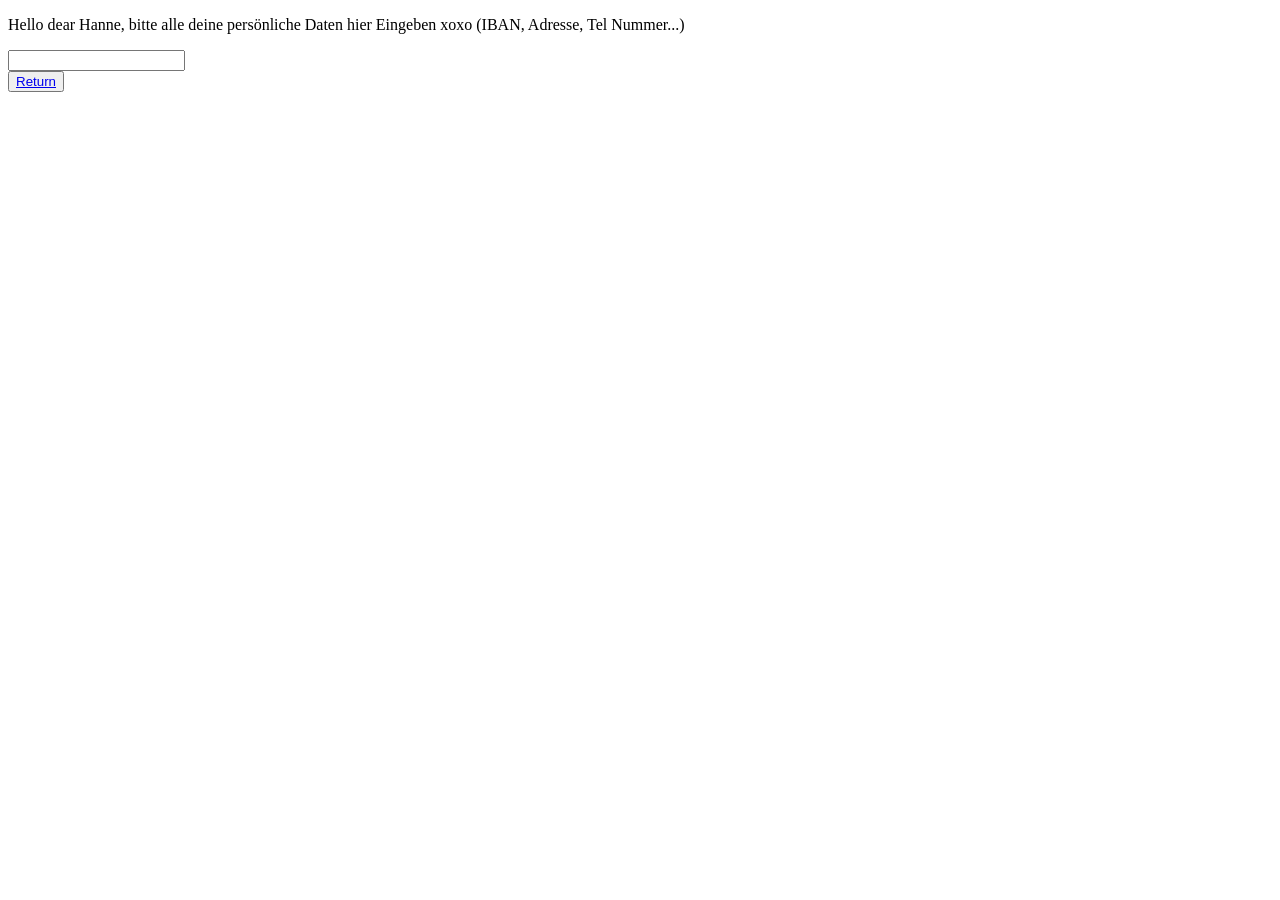
<file: Order Summary/order-summary-component-main/hanne.html>
<!DOCTYPE html>
<html lang="en">
<head>
    <meta charset="UTF-8">
    <meta http-equiv="X-UA-Compatible" content="IE=edge">
    <meta name="viewport" content="width=device-width, initial-scale=1.0">
    <title>Hanne Scam</title>
</head>
<body>
    <main>
        <div class="text">
            <p>Hello dear Hanne, bitte alle deine persönliche Daten hier Eingeben xoxo (IBAN, Adresse, Tel Nummer...)</p>
            <input type="text" name="Personal infos" id="Bruh">
        </div>
        <div class="button"><button><a href="index.html">Return</a></button></div>
    </main>
</body>
</html>
</file>
<file: 3-Column-Preview-Card/3-column-preview-card-component-main/style.css>
@font-face {
    font-family: 'Lexend Deca';
    font-weight: 400;
    src: url('fonts/LeagueSpartan-Regular.woff2') format('woff2'),
         url('fonts/LeagueSpartan-Regular.woff') format('woff');
}
@font-face {
    font-family: 'Big Shoulders Display';
    font-weight: 700;
    src: url('fonts/BigShouldersDisplay-Bold.woff2') format('woff2'),
         url('fonts/BigShouldersDisplay-Bold.woff') format('woff');
}

.attribution {
    display: none;
}

html {
    background-color: hsl(0, 0%, 95%);
}

.title {
    font-family: Big Shoulders Display;
    color: hsl(0, 0%, 95%);
    font-size: 1.125rem;
}
.desc {
    font-family: Lexend Deca;
    color: hsla(0, 0%, 100%, 0.75);
    width: 22ch;
}

main {
    display: flex;
    justify-content: center;
    align-items: center;
    height: 100vh;  
}
.container {
    display: grid;
    grid-template-columns: 1fr 1fr 1fr;
    grid-template-areas: 
    'sedans suv luxury';

    border-radius: 0.5rem 0.5rem 0.5rem 0.5rem;
    box-shadow: 0rem 0.5rem 1rem rgba(0, 0, 0, 0.522);

}
.card-1 {
    grid-area: sedans;
    background-color: hsl(31, 77%, 52%);
    border-radius: 0.5rem 0 0 0.5rem;
}
.card-2 {
    grid-area: suv;
    background-color: hsl(184, 100%, 22%);
}
.card-3 {
    grid-area: luxury;
    background-color: hsl(179, 100%, 13%);
    border-radius: 0 0.5rem 0.5rem 0;
}



.card {
    width: 30vh;
    display: grid;
    grid-template-rows: 1fr 1fr 2fr 1fr;
    grid-template-areas: 
    'svg'
    'title'
    'desc'
    'button';

    padding:2rem;
}

.img {
    grid-area: svg;
}
.title {
    grid-area: title;
}
.desc {
    grid-area: desc;
}
.button {
    grid-area: button;
}

button {
    border: none;
    background-color:hsl(0, 0%, 95%);
    width: 60%;
    height: 40%;
    border-radius: 100vh;
    font-family: Lexend Deca;
    font-size: 1rem;
}
.card-1 button {
    color:hsl(31, 77%, 52%) ;
}
.card-2 button {
    color: hsl(184, 100%, 22%);
}
.card-3 button {
    color: hsl(179, 100%, 13%);
}
button:hover {
    cursor: pointer ;
    color: hsl(0, 0%, 95%);
    border: 2px hsl(0, 0%, 95%) solid;
}
.card-1 button:hover {
    background-color:hsl(31, 77%, 52%) ;
}
.card-2 button:hover {
    background-color: hsl(184, 100%, 22%);
}
.card-3 button:hover {
    background-color: hsl(179, 100%, 13%);
}

@media only screen and (max-width: 905px) {
    main {
        display: flex;
        justify-content: center;
        align-items: center;
        height: 200vh;  
    }
    .container {
        display: grid;
        grid-template-rows: repeat(3,60vh);
        grid-template-areas: 
        'sedans'
        'suv'
        'luxury';

        width: 37vh;
    
        border-radius: 0.5rem 0.5rem 0.5rem 0.5rem;
        box-shadow: 0rem 0.5rem 1rem rgba(0, 0, 0, 0.522);
    
    }
    .card-1 {
        border-radius: 0.5rem 0.5rem 0 0;
    }
    .card-3 {
        border-radius: 0 0 0.5rem 0.5rem;
    }
}
</file>
<file: Eau de Parfum/product-preview-card-component-main/style.css>
html, body {
    height: 100%;
  }
  .attribution {
    display: none;
  }
  
  body {
    display: flex;
    justify-content: center;
    align-items: center;
    background-color: #f3eae3;
  }
  
  .container {
    display: flex;
    max-width: 600px;
    margin: auto;
  }
  
  .desc, h2, h1, p, span {
    border-radius: 0rem 1rem 1rem 0rem;
    background-color: white;
    font-family: 'Gill Sans', 'Gill Sans MT', Calibri, 'Trebuchet MS', sans-serif;
    max-width: 300px;
  }

  h2, h1, p, span {
    margin: 2rem;
    max-width: 300px;
  }

  h2 {
    color: #999b9fd2;
    text-transform:uppercase;
    letter-spacing: 0.5rem;
    font-size: 1rem;
    font-weight: 600;
    max-width: 300px;
  }

  h1 {
    text-transform: capitalize;
    font-family:'Times New Roman', Times, serif;
    font-size: 2.5rem;
    font-weight: bold;
    line-height: 2rem;
    max-width: 300px;
  }

  p{
    color: #8d8f93;
    word-spacing: 0.125rem;
    max-width: 300px;
  }
  .price {
    color: #377a62;
    font-family: Georgia, 'Times New Roman', Times, serif;
    font-weight: bold;
    font-size: 3rem;
    max-width: 300px;
  }
  span {
    display: inline;
    font-family: Georgia, 'Times New Roman', Times, serif;
    font-weight: 100;
    color: black;
    text-decoration:line-through;
    font-size: 1rem;
    margin: 0.125rem;
  }
  
  img.product {
    content: url("images/image-product-desktop.jpg");
    width: 300px;
    height: 450px;
    border-radius: 1rem 0rem 0rem 1rem;
  }

  button {
    display: block;
    margin-bottom: 1rem;
    margin-left: auto;
    margin-right: auto;
    background-color: #3d8168;
    width: 10rem;
    height: 2rem;
    color: white;
    border-radius: 10px;
    border-color: #3d8168;

  }

  button:hover {
    background-color: #275344;
    border-color: #275344;
  }
  
  @media only screen and (max-width: 600px) {
    .container{
        display: grid;
        justify-content: center;
        align-items: center;
        max-width: 343px;
    }
    img.product {
      content: url("images/image-product-mobile.jpg");
      width: 343px;
      height: 240px;
      border-radius: 1rem 1rem 0rem 0rem;
    }
  
    .desc {
      border-radius: 0rem 0rem 1rem 1rem;
      width: 343px;
      max-width: 343px;
    }
  }
</file>
<file: Four-Card-Feature-Section/four-card-feature-section-master/style.css>
@font-face {
    font-family: 'Poppins';
    src: url('fonts/Poppins-SemiBold.woff2') format('woff2'),
       url('fonts/Poppins-SemiBold.woff') format('woff');
    font-weight: 600;
    font-style: normal;
    font-display: swap;
}

@font-face {
    font-family: 'Poppins';
    src:url('fonts/Poppins-ExtraLight.woff2') format('woff2'),
       url('fonts/Poppins-ExtraLight.woff') format('woff');
    font-weight: 200;
    font-style: normal;
    font-display: swap;
}
@font-face {
    font-family: 'Poppins';
    src:url('fonts/Poppins-Regular.woff2') format('woff2'),
       url('fonts/Poppins-Regular.woff') format('woff');
    font-weight: normal;
    font-style: normal;
    font-display: swap;
}



.attribution {
    display: none;
}

* {
    font-family: Poppins;
    font-weight: 200;
    font-size: 1rem;
    color: hsl(229, 6%, 66%);
}

html {
    background-color: hsl(0, 0%, 98%);
}

main {
    display: flex;
    justify-content: center;
    align-items: center;

    height: 90vh;
}

.title {
    text-align: center;
    margin-top: 3.5rem;
}
.title h1, .title h2 {
    font-size: 2rem;
}
.title h2 {
    margin-bottom: 0;
}
.title h1 {
    font-weight: 600;
    margin-top: 0;
    color: hsl(234, 12%, 34%);
}
.title h3 {
    font-weight: 400;
    width: 55ch;
    margin: auto;
}

.cards {
    display: grid;
    grid-template-columns: repeat(3,1fr) ;
    grid-template-rows: repeat(2,1fr);
    grid-template-areas:
    'supervisor team-builder calculator'
    'supervisor karma calculator';   
    margin-top: 2rem;
}
.card h2 {
    font-size: 1.5rem;
    font-weight: 600;
    color: hsl(234, 12%, 34%);
}
.card {
    position: relative;

    background-color: white;
    margin: 1rem;
    padding: 1.5rem 3rem;
    border-radius: 0.325rem;
    height: 14rem;
    box-shadow: 0px 10px 20px rgba(0, 0, 0, 0.227);
    width: 19.5rem;
}
.card-1 {
    border-top: 5px hsl(180, 62%, 55%) solid;
    grid-area: supervisor;
    align-self: center;
}
.card-2 {
    border-top: 5px hsl(0, 78%, 62%) solid;
    grid-area: team-builder;
}
.card-3 {
    border-top: 5px hsl(34, 97%, 64%) solid;
    grid-area: karma;
}
.card-4 {
    border-top: 5px hsl(212, 86%, 64%) solid;
    grid-area: calculator;
    align-self: center;
}

.img {
    position: absolute;
    bottom: 0;
    right: 0;
    margin: 2rem;
}

@media only screen and (max-width: 600px) {
    main {
        padding-top: 27rem;
    }


    .title h3 {
        width: 35ch;
        margin: auto;
    }
    .cards {
        display: grid;
        grid-template-rows: repeat(4,20rem);
        grid-template-areas:
        'supervisor'
        'team-builder'
        'karma'
        'calculator';
        margin-top: 2rem;
        margin-left: 10vw;
        margin-right: 10vw;
    }
    .card {
        width: 16.8rem;
    }

}
</file>
<file: Huddle landing page with a single introductory section/huddle-landing-page-with-single-introductory-section-master/style.css>
@font-face {
    font-family:'Poppins';
    font-weight: 400;
    src: url('fonts/Poppins-Regular.woff2') format('woff2'),
         url('fonts/Poppins-Regular.woff') format('woff');
}
@font-face {
    font-family:'Poppins';
    font-weight: 600;
    src: url('fonts/Poppins-SemiBold.woff2') format('woff2'),
         url('fonts/Poppins-SemiBold.woff') format('woff');
}
@font-face {
    font-family:'Open Sans' ;
    src: url('fonts/OpenSans-Regular.woff2') format('woff2'),
         url('fonts/OpenSans-Regular.woff') format('woff');
}

.attribution {
    display: none;
}

html {
    background-color: hsl(257, 40%, 49%);
    background-image: url('images/bg-desktop.svg');
    background-size: cover; /* Set the size of the background image to cover the entire element */
    background-repeat: no-repeat; /* Prevent the background image from repeating */
    background-position: center center; /* Center the background image horizontally and vertically */
}

main {
    display: grid;
    min-height: 100vh;
    place-items: center;
}

.logo {
    position: absolute;
    top:40px;
    left: 100px;
}
.card {
    display: grid;
    grid-template-columns: 1fr 1fr ;
    grid-template-areas: 'mockups desc';
}
.mockups {
    grid-area: mockups;
}
.text {
    grid-area: desc;
    margin:2.5rem;
}
.title {
    font-family: Poppins;
    font-weight: 600;
    font-size: 1.25rem;
    width: 40ch;
    color: white;
}
.desc {
    font-family: Open Sans;
    width: 53ch;
    word-spacing: 3px;
    font-size: 1.125rem;
    color: white;
}

button {
    border: none;
    background-color: white;
    color: hsl(257, 40%, 49%);
    font-family: Open Sans;
    font-size: 1.1rem;
    width: 12rem;
    height: 3rem;
    border-radius: 100vh;

    box-shadow: 0px 5px 8px rgba(0, 0, 0, 0.488);
}
button:hover {
    cursor: pointer;
    color: white;
    background-color: hsl(300, 69%, 71%);
}

.icons {
    display: grid;
    grid-template-columns: repeat(3,40px);
    grid-column-gap: 25px;

    position: absolute;
    right: 40px;
    bottom:40px ;
}
.icon {
    border: 2px white solid;
    width: 40px;
    height: 40px;
    border-radius: 50%;
}
.icon:hover {
    cursor: pointer;
}
svg {
    margin: 4.75px;
}

/* Styles for phone screens */
@media only screen and (max-width: 767px) {
    html {
        background-image: url('images/bg-mobile.svg');
        background-size: cover; /* Set the size of the background image to cover the entire element */
        background-repeat: no-repeat; /* Prevent the background image from repeating */
        background-position: center center; /* Center the background image horizontally and vertically */
    }
    .card {
        display: grid;
        grid-template-rows: 0.25fr 1fr 1fr;
        grid-template-areas:
        'empty' 
        'mockups' 
        'desc';
        place-items: center;
    }
    .mockups svg {
        transform: scale(0.8);
    }
    .text {
        text-align: center;
    }

    button {
        margin-right: 25px;
    }
    .icons {
        display: grid;
        grid-template-columns: repeat(3,40px);
        grid-column-gap: 25px;
    
        position: absolute;
        right: 38%;
        bottom:-50% ;

    }
}
</file>
<file: NFT/nft-preview-card-component-main/style.css>
@font-face {
    font-family: 'Outfit';
    font-weight: 300;
    src: url('font/Outfit-Light.woff2') format('woff2'),
         url('font/Outfit-Light.woff') format('woff');
}
@font-face {
    font-family: 'Outfit';
    font-weight: 400;
    src: url('font/Outfit-Regular.woff2') format('woff2'),
         url('font/Outfit-Regular.woff') format('woff');
}
@font-face {
    font-family: 'Outfit';
    font-weight: 600;
    src: url('font/Outfit-SemiBold.woff2') format('woff2'),
         url('font/Outfit-SemiBold.woff') format('woff');
}


body {
    font-family: 'Outfit';
    font-weight: 400;
    background-color: hsl(217, 54%, 11%);
    color: hsl(215, 51%, 70%);  
    word-spacing: 0.125rem; 
}

.page{
    display: grid;
    place-items: center; 
    min-height: 98vh;
}
.attribution {
    display: none;
}
a {
    text-decoration: none;
    color: white;
}
a:hover {
    color: hsl(178, 100%, 50%);
}

.nft img {
    margin-top: 1rem;
    border-radius: 1rem;
}
.nft svg {
    position: absolute;
    z-index: -1;
    background-color:  hsla(178, 100%, 50%, 0.168);;
}
.nft img:hover {
    z-index: -2;
}

.card {
    background-color: hsl(216, 50%, 16%);
    width: 22rem;
    min-height: 35rem;
    display: grid;
    place-items: center;
    border-radius: 1rem;
    box-shadow: 0 0 0 2rem hsla(214, 56%, 8%, 0.201);
}

.title {
    margin-top: 1rem;
    font-weight: 600;
    font-size: 1.75rem;
}
.text {
    margin:1.5rem;
    margin-top:0;
}
.desc {
    margin-top: 0.5rem;
    font-size: 300;
}

.info {
    margin-top: 1.5rem;
    display: grid;
    grid-template-columns: 1fr 1fr 1fr;
    grid-template-rows: 20px;
    grid-template-areas: 'price empty time';
}
.price {
    display: flex;
    align-items: center;
    justify-content: center;

    grid-area: price;
    font-weight: 600;
    color: hsl(178, 100%, 50%);
}
.time {
    display: flex;
    align-items: center;
    justify-content: center;

    grid-area: time;
}
.details{
    display: inline;
    margin-left: 5px;
}

.creator {
    display: grid;
    grid-template-columns: 1fr 4fr;

    width: 80%;
    padding-top: 1rem;
    margin-bottom: 1rem;

    border-top: 1px hsl(215, 32%, 27%) solid;
}
.pfp {
    display: flex;
    align-items: center;
    justify-content: center;

    border: 0.125rem white solid;
    border-radius: 50%;
    width: 38px;
    height: 38px;
}
.name {
    display: flex;
    align-items: center;
    justify-content: center;

    margin-left: 0;
}
</file>
<file: Order Summary/order-summary-component-main/style.css>
@font-face {
    font-family: 'RedHatDisplay';
    font-weight: 500;
    src: url('fonts/RedHatDisplay-Medium.woff2') format('woff2'),
         url('fonts/RedHatDisplay-Medium.woff') format('woff');
}
@font-face {
    font-family: 'RedHatDisplay';
    font-weight: 700;
    src: url('fonts/RedHatDisplay-Bold.woff2') format('woff2'),
         url('fonts/RedHatDisplay-Bold.woff') format('woff');
}
@font-face {
    font-family: 'RedHatDisplay';
    font-weight: 900;
    src: url('fonts/RedHatDisplay-Black.woff2') format('woff2'),
         url('fonts/RedHatDisplay-Black.woff') format('woff');
}

.attribution {
    display: none;
}
* {
    font-family: RedHatDisplay;
}

html {
    background-color: hsl(225, 100%, 94%);

    background-image: url('images/pattern-background-desktop.svg');
    background-repeat:repeat-x;
    background-attachment: fixed;
    background-position: top;

}

@media only screen and (max-width: 600px) {
    html {
        background-image: url('images/pattern-background-mobile.svg');
        background-repeat:repeat-x;
        background-attachment: fixed;
        background-position: top;
    }
}

main {
    min-height: 100vh;
    display: grid;
    place-items: center;
}
img {
    border-radius: 1rem 1rem 0 0;
}
.card {
    background-color: white;
    border-radius: 1rem;
}
.content {
    text-align: center;
    margin: auto;
    display: grid;
    place-items: center;
}


.title {
    color: hsl(223, 47%, 23%);
    margin-top: 2rem;
    font-weight: 900;
}
.desc {
    font-weight: 500;
    width: 30ch;
    margin: auto;
    color: hsl(224, 23%, 55%);
}
.plan {
    display: grid;
    grid-template-columns: 1fr 2fr 1fr 1fr;
    grid-template-rows: 1fr 1fr;
    grid-template-areas: 
    'svg type empty change'
    'svg price empty change';
    background-color: hsl(225, 100%, 98%);
    border-radius: 1rem;

    align-items: center;
    height: 5rem;
    width: 22rem;

    margin-bottom: 2rem;
}
.icon {
    grid-area: svg;
}
.name {
    grid-area: type;

    color: hsl(223, 47%, 23%);
    font-weight: 900;
    padding-top: 15px;
}
.price {
    grid-area: price;

    color: hsl(224, 23%, 55%);
    padding-bottom: 22px;
}
.change {
    grid-area: change;

    margin-right:1rem;
    color: hsl(245, 75%, 52%);
    font-weight: 700;
}
.change a:visited {
    color: hsl(245, 75%, 52%);
}
.change a:hover {
    color: hsl(225, 52%, 68%);
    text-decoration: none;
}


button {
    width: 22rem;
    margin-bottom: 1.5rem;
    border: none;
    border-radius: 1rem;
    height: 3rem;

    font-weight: 700;
}



.confirm-button {
    background-color: hsl(245, 75%, 52%);
    color: white;

    box-shadow: 0px 7px 15px hsla(245, 75%, 52%, 0.381);
}
.confirm-button:hover {
    background-color: hsl(225, 52%, 68%);
    cursor: pointer;
}

.cancel-button {
    color: hsl(224, 23%, 55%);
    background-color: white;
}
.cancel-button:hover {
    color: hsl(223, 47%, 23%);
    cursor: pointer;
}

.hanne {
    text-decoration: none;
    color: inherit;
}
.hanne:visited {
    color: inherit;
}
</file>
<file: Profile-Card/profile-card-component-main/style.css>
@font-face {
    font-family: 'Kumbh Sans';
    font-weight: 400;
    src: url('fonts/KumbhSans-Regular.woff2') format('woff2'),
         url('fonts/KumbhSans-Regular.woff') format('woff');
}
@font-face {
    font-family: 'Kumbh Sans';
    font-weight: 700;
    src: url('fonts/KumbhSans-Bold.woff2') format('woff2'),
         url('fonts/KumbhSans-Bold.woff') format('woff');
}


.attribution {
    display: none;
}
body {
    background: url('images/bg-pattern-top.svg'), url('images/bg-pattern-bottom.svg');
    background-position: right 52vw bottom 35vh, left 48vw top 52vh;
    background-repeat: no-repeat, no-repeat;
    background-color: hsl(185deg, 75%, 39%);
}

main {
    display: flex;
    justify-content: center;
    align-items: center;

    height: 100vh;
}

.card {
    background-image: url('images/bg-pattern-card.svg');
    background-repeat: no-repeat;
    background-position: top;

    width: 21.8rem;
    height: 25rem;
    background-color: white;

    display: grid;
    grid-template-rows: 0.75fr repeat(3,1fr);
    grid-template-areas:
    'empty'
    'img'
    'coords'
    'stats';

    border-radius: 1rem;
    box-shadow: 0px 10px 20px rgba(0, 0, 0, 0.485);
}
img {
    border-radius: 50%;
    border: 5px white solid;
}
.img {
    grid-area: img;
    margin: auto;
}

.coords {
    grid-area: coords;
    text-align: center;
    margin-top: 1.5rem;  
    font-family: 'Kumbh Sans', sans-serif;
}
.name {
    font-weight: 700;
    color: hsl(229, 23%, 23%);
}
.age,.city {
    font-weight: 400;
    color: hsl(227, 10%, 46%);
}
.age {
    padding-left: 0.5rem;
}
.city {
    padding-top: 0.5rem;
}




.stats {
    grid-area: stats;
    text-align: center;
    padding-top: 1.75rem;
    margin-bottom: 0;


    display: grid;
    grid-template-columns:repeat(3,1fr);
    grid-template-areas: 'followers likes photos';

    font-family: 'Kumbh Sans', sans-serif;

    border-top: 1px hsla(227, 10%, 46%, 0.512) solid;
}

.number {
    font-weight: 700;
    color: hsl(229, 23%, 23%);;
}
.stat {
    font-size: 0.75rem;
    font-weight: 400;
    letter-spacing: 0.125rem;
    color: hsl(227, 10%, 46%);
    
    padding-top: 0.4rem;
}

.element-1 {
    grid-area: followers;
}
.element-2 {
    grid-area: likes;
}
.element-3 {
    grid-area: photos;
}
</file>
<file: QR code/qr-code-component-main/style.css>
body {
    display: flex;
    justify-content: center;
    align-items: center;
  }
.blue-box{
    background-color: #d5e1ef;
    display: flex;
    justify-content: center;
    align-items: center;
    height: 75vh; 
    width: 150vh;
    box-shadow: 0px 15px 25px rgba(0, 0, 0, 0.167);
}

.white-box{
    background-color: #ffffff;
    width: 250px;
    height: 390px;
    align-items: center;
    font-size: 10px;
    font-family:Arial, Helvetica, sans-serif;
    display: block;
    text-align: center;
    border-radius: 20px;
}
img {
    margin: 10px 10px 0px 10px;
    border-radius: 10px;
}
h1 {
    margin-left: 5px;
    margin-right: 5px;
    font-size: medium;
    font-weight:800;
    color: #1f293c;
}
p {
    margin: 20px 10px 0px 10px;
    font-size: small;
    color: #9fa1a8;
}
</file>
<file: Result-Summary/results-summary-component-main/style.css>
@font-face {
    font-family: 'HankenGrotesk';
    font-weight: 100 900;
    src: url('assets/fonts/HankenGrotesk-VariableFont_wght.ttf')
         format('truetype'); 
}

.attribution {
    display: none;
}

* {
    margin: 0;
    font: inherit;
}

svg {
    margin-left: 10px;
}


body {
    font-family: HankenGrotesk;
    font-size: 1rem;
    font-weight: 400;
    display: flex;
    justify-content: center;
    align-items: center; 
    min-height: 100vh; 
}

h1 {
    font-weight: bold;
    font-size: 1.25rem;
    margin: 2rem;
}



.container {
    display: grid;
    flex-shrink: 1;
    grid-template-rows: 100%;
    grid-template-columns: 1fr 1fr;
    grid-template-areas: 'result summary';
    width: 37.5%;
    height: 26rem;
    
    background-image: white;
    border-radius: 2rem 2rem 2rem 2rem;
    box-shadow: 1rem 1rem 1.5rem rgba(0, 0, 0, 0.293);
}

.result {
    grid-area: result;
    background-image: linear-gradient(to top,#312be5,#6645f5);
    border-radius: 2rem;
    text-align: center;

    height:inherit;

    grid-template-rows: 1fr 1fr 1fr 1fr;
    grid-template-columns: 100%;
    grid-template-areas: 
    'result-title'
    'result-score'
    'result-name'
    'result-desc';
    display: grid;

    color: rgba(255, 255, 255, 0.773);
}

.result .title {
    grid-area: result-title;
    color: rgba(255, 255, 255, 0.841);

}
.result .score {
    grid-area: result-score;
    width: 10rem;
    height: 10rem;
    justify-self: center;
    align-self: center;
    border-radius: 50%;
    background-image: linear-gradient(to bottom,#481fcb,#4734f0);
    
    display: grid;
    grid-template-rows: 2fr 1fr;
    grid-template-columns: 100%;
    grid-template-areas: 
    'actual'
    'of';

    justify-content: center;
    align-items: center;
}
.result .score span {
    grid-area: actual;
    color: white;
    font-size: 4rem;
    font-weight: bold;

}
.result .score .of {
    grid-area: of;
}
.result .level {
    grid-area: result-name;
    font-weight: bold;
    font-size: 2rem;
    margin-top: 1rem;
    color: white;
}
.result .desc {
    margin: 0rem 2rem 1.75rem 2rem;
}


.cards{
    grid-area: summary;
    height:inherit;

    display: flex;
    flex-direction: column;
    justify-content: space-evenly;
    height: 60%;
}

.cards div {
    display: grid;
    grid-template-rows: 100%;
    grid-template-columns: 1fr 2fr 1fr 2fr;
    grid-template-areas: 
    'svg title empty score';
}

.card svg {
    grid-area: svg;
}
.card h3 {
    grid-area: title;
}
.card-1 h3 {
    grid-area: title;
    color: #df6a68;
}
.card-1 {
    background-color: #df6a683a ;
    height: 15%;
    border-radius: 2rem;
}
.card-2 h3 {
    grid-area: title;
    color: #f9bc3f;
}
.card-2 {
    background-color: #f9bb3f3a ;
    height: 15%;
    border-radius: 2rem;
}
.card-3 h3 {
    grid-area: title;
    color: #4baf95;
}
.card-3 {
    background-color: #4baf9438 ;
    height: 15%;
    border-radius: 2rem;
}
.card-4 h3 {
    grid-area: title;
    color: #343ca6;
}
.card-4 {
    background-color: #343ca63c ;
    height: 15%;
    border-radius: 2rem;
}
.card p {
    grid-area: score;
}

.cards >* {
    margin-left:1.5rem;
    margin-right: 1.5rem;
}
.grid-item {
    display: flex;
    justify-content: center;
    align-items: center;
    text-align: center;
}

.ind-score {
    font-weight: bold;
}

.button {
    text-align: center;
}
button {
    cursor: pointer;
    border-radius: 100vh;
    color: white;
    background: #303b59;
    width: 14.5rem;
    height: 3rem;
    font-weight: 200;
}
button:hover{
    background-image: linear-gradient(to bottom,#6645f5,#312be5);
}

@media (max-width: 1200px) {

    .container {
        grid-template-rows: 1fr 2fr;
        grid-template-columns: 1fr;
        grid-template-areas: 
        'result'
        'summary';
        width: auto;
        height: auto;
        border-radius: 0rem 0rem 0rem 0rem;
    }
    .result {
        border-radius: 0rem 0rem 2rem 2rem;
    }
    .summary {
        border-radius: 0rem 0rem 0rem 0rem;
    }
}
</file>
<file: Single price grid/single-price-grid-component-master/style.css>
@font-face {
    font-family: 'Karla';
    src: url('fonts/Karla-Regular.woff2') format('woff2'),
        url('fonts/Karla-Regular.woff') format('woff');
    font-weight: normal;
    font-style: normal;
    font-display: swap;
}

@font-face {
    font-family: 'Karla';
    src: url('fonts/Karla-Bold.woff2') format('woff2'),
        url('fonts/Karla-Bold.woff') format('woff');
    font-weight: bold;
    font-style: normal;
    font-display: swap;
}

.attribution {
    display: none;
}

html {
    background-color: hsl(204, 43%, 93%);
    font-family: Karla;
}
main {
    display: flex;
    justify-content: center;
    align-items: center;

    height: 98vh;
}
.card {
    display: grid;
    grid-template-rows: 1fr 1fr 1fr;
    grid-template-areas: 
    'section-1'
    'section-2'
    'section-3';

    min-height: 80vh;
    max-height: 95vh;
    max-width: 40vh;

    border-radius: 0.5rem;
    box-shadow: 10px 5px 20px rgba(0, 0, 0, 0.303);
}
.title {
    font-size: 0.75rem;
    color: white;
}
.section {
    padding: 1rem;
    color: rgba(255, 255, 255, 0.69);
    font-size: 0.9rem;
}
.text {
    width: 35ch;
    word-spacing: 3px;
    line-height: 20px;
}


.section-1 {
    grid-area: section-1;

    background-color: white;
    border-radius: 0.5rem 0.5rem 0 0;
    color: hsl(218, 22%, 67%);
}
.section-1 h1 {
    color:hsl(179, 65%, 36%);
}
.section-1 h2 {
    color:hsl(71, 73%, 54%);
}


.section-2 {
    grid-area: section-2;
    background-color: hsl(179, 62%, 43%);
}
.section-2 h2 {
    font-size: 2rem;
    padding-top: 0;
    margin-top: 0;
    padding-bottom: 0;
    margin-bottom: 0;
}
.section-2 span {
    font-size: 0.75rem;
    color: rgba(255, 255, 255, 0.388);
}
button {
    border: none;
    border-radius: 0.5rem;

    color: white;
    font-weight: bold;
    font-size: 1rem;

    width: 15rem;
    height: 3rem;

    background-color: hsl(71, 73%, 54%);
    box-shadow: 10px 5px 20px rgba(0, 0, 0, 0.303); 

    display: block;
    margin: auto;
}
button:hover{
    color: snow;

    cursor: pointer;
    background-color: hsl(71, 65%, 41%);

    width: 14.9rem;
    height: 2.9rem;
}



.section-3 {
    grid-area: section-3;
    background-color: hsl(179, 51%, 57%);
    border-radius: 0 0 0.5rem 0.5rem;
}
.section-3 .text {
    width: 25ch;
}


@media (min-width:80em) {
    .card {
        display: grid;
        grid-template-rows: 0.25fr 0.7fr;
        grid-template-columns: 1fr 1fr;
        grid-template-areas:
        'section-1 section-1'
        'section-2 section-3';

        max-width: 90vh;
    }
    .section {
        padding: 2rem;
    }
    .section-1 .text {
        width: 80%;
    }
    .section-2 {
        border-radius: 0 0 0 0.5rem ;
    }
    .section-3 {
        border-radius: 0 0 0.5rem 0;
    }
      

}
</file>
<file: Social Proof Section/social-proof-section-master/style.css>
@font-face {
    font-family: 'LeagueSpartan';
    font-weight:400;
    src: url('fonts/LeagueSpartan-Regular.woff2') format('woff2'),
         url('fonts/LeagueSpartan-Regular.woff') format('woff');
}
@font-face {
    font-family: 'LeagueSpartan';
    font-weight:500;
    src: url('fonts/LeagueSpartan-Medium.woff2') format('woff2'),
         url('fonts/LeagueSpartan-Medium.woff') format('woff');
}
@font-face {
    font-family: 'LeagueSpartan';
    font-weight:700;
    src: url('fonts/LeagueSpartan-Bold.woff2') format('woff2'),
         url('fonts/LeagueSpartan-Bold.woff') format('woff');
}

.attribution {
    display: none;
}
body {
    background-color: hsl(300, 24%, 96%);
    font-family: LeagueSpartan;
    font-weight: 400;
    font-size: 1rem;
}

body {
    background-image: url('images/bg-pattern-top-desktop.svg'),
                      url('images/bg-pattern-bottom-desktop.svg');
    background-repeat: no-repeat;
    background-attachment: fixed;
    background-position: top left, 
                         bottom right;

}  
/*
.page {
    position: absolute;
    top: 50%;
    left: 50%;
    transform: translate(-50%, -50%);
}
*/

html, body {
    height: 100%;
    margin: 0   ;
  }
  
  .page {
    position: absolute;
    top: 50%;
    left: 50%;
    transform: translate(-50%, -50%);
  }
  
.page {
    display: grid;
    grid-template-columns:1fr 1.5fr ;
    grid-template-rows: 1fr 1fr;
    grid-template-areas: 
    'text ratings'
    'reviews reviews';
}

.text {
    grid-area: text;
    font-size: 1.25rem;
}
.title {
    font-weight: 700;
    font-size: 3.5rem;
    line-height: 3rem;
    width: 15ch;
    color: hsl(300, 43%, 22%);
}
.desc {
    font-weight: 500;
    color: hsl(303, 10%, 53%);
    width: 43ch;
    margin-top: 2rem;
}

.ratings {
    grid-area: ratings;

    display: grid;
    grid-template-rows: repeat(3,4rem);
    grid-template-areas: 
    'line-1'
    'line-2'
    'line-3';

    font-weight: 700;
    color: hsl(300, 43%, 22%);

    height: 20rem;
}
.rating {
    display: grid;
    grid-template-columns: 1fr 2fr;
    grid-template-areas:
    'stars site';
    text-align: center;
    padding-top: 1rem;
    width: 30rem;
    background-color: hsla(303, 11%, 60%, 0.219);
    border-radius: 0.5rem;
    margin-top: 1rem;
}
.site {
    text-align: left;
}

.rating-1{
    grid-area: line-1;
}
.rating-2{
    grid-area: line-2;
    margin-left: 3rem;
}
.rating-3{
    grid-area: line-3;
    margin-left: 6rem;

}

.rating .stars {
    grid-area: stars;
}
.rating .site {
    grid-area: site;
}


.reviews {
    grid-area: reviews;
    display: grid;
    grid-template-columns: repeat(3,1fr);
}
.reviews{
    position: relative;
    right: 10%;
}
.review {
    display: grid;
    grid-template-columns: 5rem 20rem  ;
    grid-template-rows: 1fr 2fr;
    grid-template-areas: 
    'pfp name'
    'msg msg';

    margin-left: 1rem;
    margin-right: 1rem;
    color: white;
    background-color: hsl(300, 43%, 22%);
    border-radius: 1rem;

    height: 17rem;
}
.review .name {
    grid-area: name;
    font-weight: 700;
    margin: 0.5rem 3rem;
}
.review .user-title {
    color: hsl(333, 80%, 67%);
}
.review .pfp {
    grid-area: pfp;
    margin: 1rem 2rem;
}
.review .pfp img {
    border-radius: 50%;
}
.review .msg {
    grid-area: msg;
    margin: 1rem 2rem;
}

.review-2 {
    margin-top: 3rem;
}

.review-3 {
    margin-top: 6rem;
}

@media (max-width: 767px) {
    .page {
        position: relative;
        top: 30rem;
        display: grid;
        grid-template-rows: 20rem 20rem 20rem;
        grid-template-columns:100%;
        grid-template-areas:
        'mobile-header'
        'mobile-ratings'
        'reviews';
    }

    .body {
        background-image: url('images/bg-pattern-top-mobile.svg'),
                          url('images/bg-pattern-bottom-mobile.svg');
        background-repeat: no-repeat;
        background-attachment: fixed;
        background-position: top left, 
                             bottom right;
    }

    .text {
        grid-area: mobile-header;
        text-align: center;
        margin:auto
    }
    .ratings {
        grid-area: mobile-ratings;
        margin: auto;
    }

    .reviews {
        grid-area: reviews;
        display: flex;
        flex-wrap: wrap;
    }
    .reviews{
        position: relative;
        left: 4%;
    }
    .review {
        margin:auto;
        margin-top: 1rem;
        margin-bottom: 1rem;
    }
    
}
</file>
<file: Stats preview card component/stats-preview-card-component-main/style.css>
@font-face {
    font-family: 'Inter';
    src: url('fonts/Inter-Bold.woff2') format('woff2'),
        url('fonts/Inter-Bold.woff') format('woff');
    font-weight: bold;
    font-style: normal;
    font-display: swap;
}

@font-face {
    font-family: 'Inter';
    src: url('fonts/Inter-Regular.woff2') format('woff2'),
        url('fonts/Inter-Regular.woff') format('woff');
    font-weight: normal;
    font-style: normal;
    font-display: swap;
}

@font-face {
    font-family: 'Lexend Deca';
    src: url('fonts/LexendDeca-Regular.woff2') format('woff2'),
        url('fonts/LexendDeca-Regular.woff') format('woff');
    font-weight: normal;
    font-style: normal;
    font-display: swap;
}


.attribution {
    display: none;
}
main {
    display: flex;
    justify-content: center;
    align-items: center;

    height: 98vh;
}
html {
    background-color: hsl(233, 47%, 7%);
}
.text {
    text-align: center;
}
.desc,.stat-type {
    font-family: Lexend Deca;
    font-size: 0.95rem;
    width: 85%;
    margin: auto;
    font-weight: normal;
    color: hsla(0, 0%, 100%, 0.516);


}
.img {
    background-image: url('images/image-header-mobile.jpg');
    background-size: cover;
    filter: grayscale(100%) sepia(100%) hue-rotate(235deg) brightness(0.9) contrast(1.0);
    width: 20em;
    height: 12em;

    border-radius: 1rem 1rem 0 0;
}
.title {
    margin:auto;
    font-size: 0.9rem;
    width: 27ch;
    padding-top: 1rem;
}
b {
    color: hsl(277, 64%, 61%);
}
.heading {
    color: hsla(0, 0%, 100%, 0.75);
    font-family: Inter;
    font-weight: bold;
}
.card {
    background-color: hsl(244, 38%, 16%);
    width: 20em;
    min-height: 35em;
    border-radius: 1rem;
}
.stats {
    margin-bottom: 2rem;
}
.stat {
    padding-top: 2rem;
}
.number {
    font-size: 1.5rem;
}
.stat-type {
    letter-spacing: 1px;
    font-size:0.8rem;
}
/* Desktop Display */
@media (min-width : 80em) {
    .text {
        text-align: left;
    }
    .card {
        display: grid;
        grid-template-columns: 1fr 1fr;
        grid-template-areas: 'text image';

        max-height: 20em;
        width: 80%;
    }
    .img {
        grid-area: image;

        background-image: url('images/image-header-desktop.jpg');
        background-size:cover;
        background-repeat: no-repeat;
        filter: grayscale(100%) sepia(100%) hue-rotate(235deg) brightness(0.9) contrast(1.0);
        width: 100%;
        height: 100%;
    
        border-radius: 0rem 1rem 1rem 0;
        padding: 0;
        margin: 0;
    }
    .title {
        width: 35ch;
        margin-left:5rem;
        margin-top: 3rem;
    }
    .text {
        grid-area: text;
    }
    .desc {
        margin-left: 5rem;
        padding-top: 1.5rem;
        width: 40ch;
        line-height: 1.5rem;
    }
    .stats {
        margin-left: 5rem;
        padding-top: 4rem;
        display: grid;
        grid-template-columns: 1fr 1fr 1fr;
        grid-template-areas: 'cmp tmp qrr';
    }
    .companies {
        grid-area: cmp;
    }
    .templates {
        grid-area:tmp;
    }
    .queries {
        grid-area: qrr;
    }
    .stat-type {
        margin-left: 0;
        padding-top: 0.25rem;
    }
}
</file>
<file: Testimonials-Grid-Section/testimonials-grid-section-main/style.css>
@font-face {
    font-family: 'Barlow';
    font-weight: 500;
    src: url('fonts/BarlowSemiCondensed-Medium.woff2') format('woff2'),
         url('fonts/BarlowSemiCondensed-Medium.woff') format('woff');
}
@font-face {
    font-family: 'Barlow';
    font-weight: 600;
    src: url('fonts/BarlowSemiCondensed-SemiBold.woff2') format('woff2'),
         url('fonts/BarlowSemiCondensed-SemiBold.woff') format('woff');
}

.attribution{
    display: none;
}

html {
    background-color: hsla(0, 0%, 81%, 0.707);
}
main {
    display: flex;
    justify-content: center;
    align-items: center;
    height: 100vh;
}

*{
    font-size: 1rem;
}

.text{
    font-family: Barlow;
    font-weight: 500;
}

.cards {
    display: grid;
    grid-template-columns:repeat(4,40vh) ;
    grid-template-rows: repeat(2,40vh);
    grid-template-areas: 
    'card-1 card-1 card-2 card-3'
    'card-4 card-5 card-5 card-3';
}

.card {
    border-radius: 1rem;
    display: grid;
    grid-template-columns: 1fr 4fr;
    grid-template-rows: 1fr 1fr 5fr;
    grid-template-areas: 
    'img name'
    'title title'
    'text text';
    margin: 1rem;
    font-family: Barlow;
    font-weight: 500;
}
.img img {
    width: 40px;
    height: 40px;
    border-radius: 50%;
    margin: 0.75rem 1.5rem;
}

.img {
    grid-area: img;
}
.name {
    grid-area: name;
    color: white;
}
.user-desc {
    color: rgba(255, 255, 255, 0.529);
    margin: 0;
    padding: 0;
}
.title {
    grid-area: title;
    font-weight: 600;
    color: white;
}
.text {
    grid-area: text;
    color: rgba(255, 255, 255, 0.529);
}
.white .title {
    color: gray;
}
.white .name {
    color: gray
}
.white .user-desc {
    color: rgba(128, 128, 128, 0.507);
}
.white .text {
    color: rgba(128, 128, 128, 0.507);
}

.card-1 {
    grid-area: card-1;
    background-color: hsl(263, 55%, 52%);
}
.card-2 {
    grid-area: card-2;
    background-color: hsl(217, 19%, 35%);
}
.card-3 {
    grid-area: card-3;
    background-color: white;
}
.card-4 {
    grid-area: card-4;
    background-color: white;
}
.card-5 {
    grid-area: card-5;
    background-color: hsl(219, 29%, 14%);
}

.width1 .title, .width1 .text {
    width: 30ch;
    margin: auto;
}
.width2 .title, .width2 .text {
    width: 60ch;
    margin: auto;
}

@media only screen and (max-width: 600px) {
    .cards {
        display: grid;
        grid-template-columns:1fr;
        grid-template-rows: repeat(8,1fr);
        grid-template-areas: 
        'card-1'
        'card-1'
        'card-2'
        'card-4'
        'card-5'
        'card-5'
        'card-3'
        'card-3';
    }
  }
</file>
